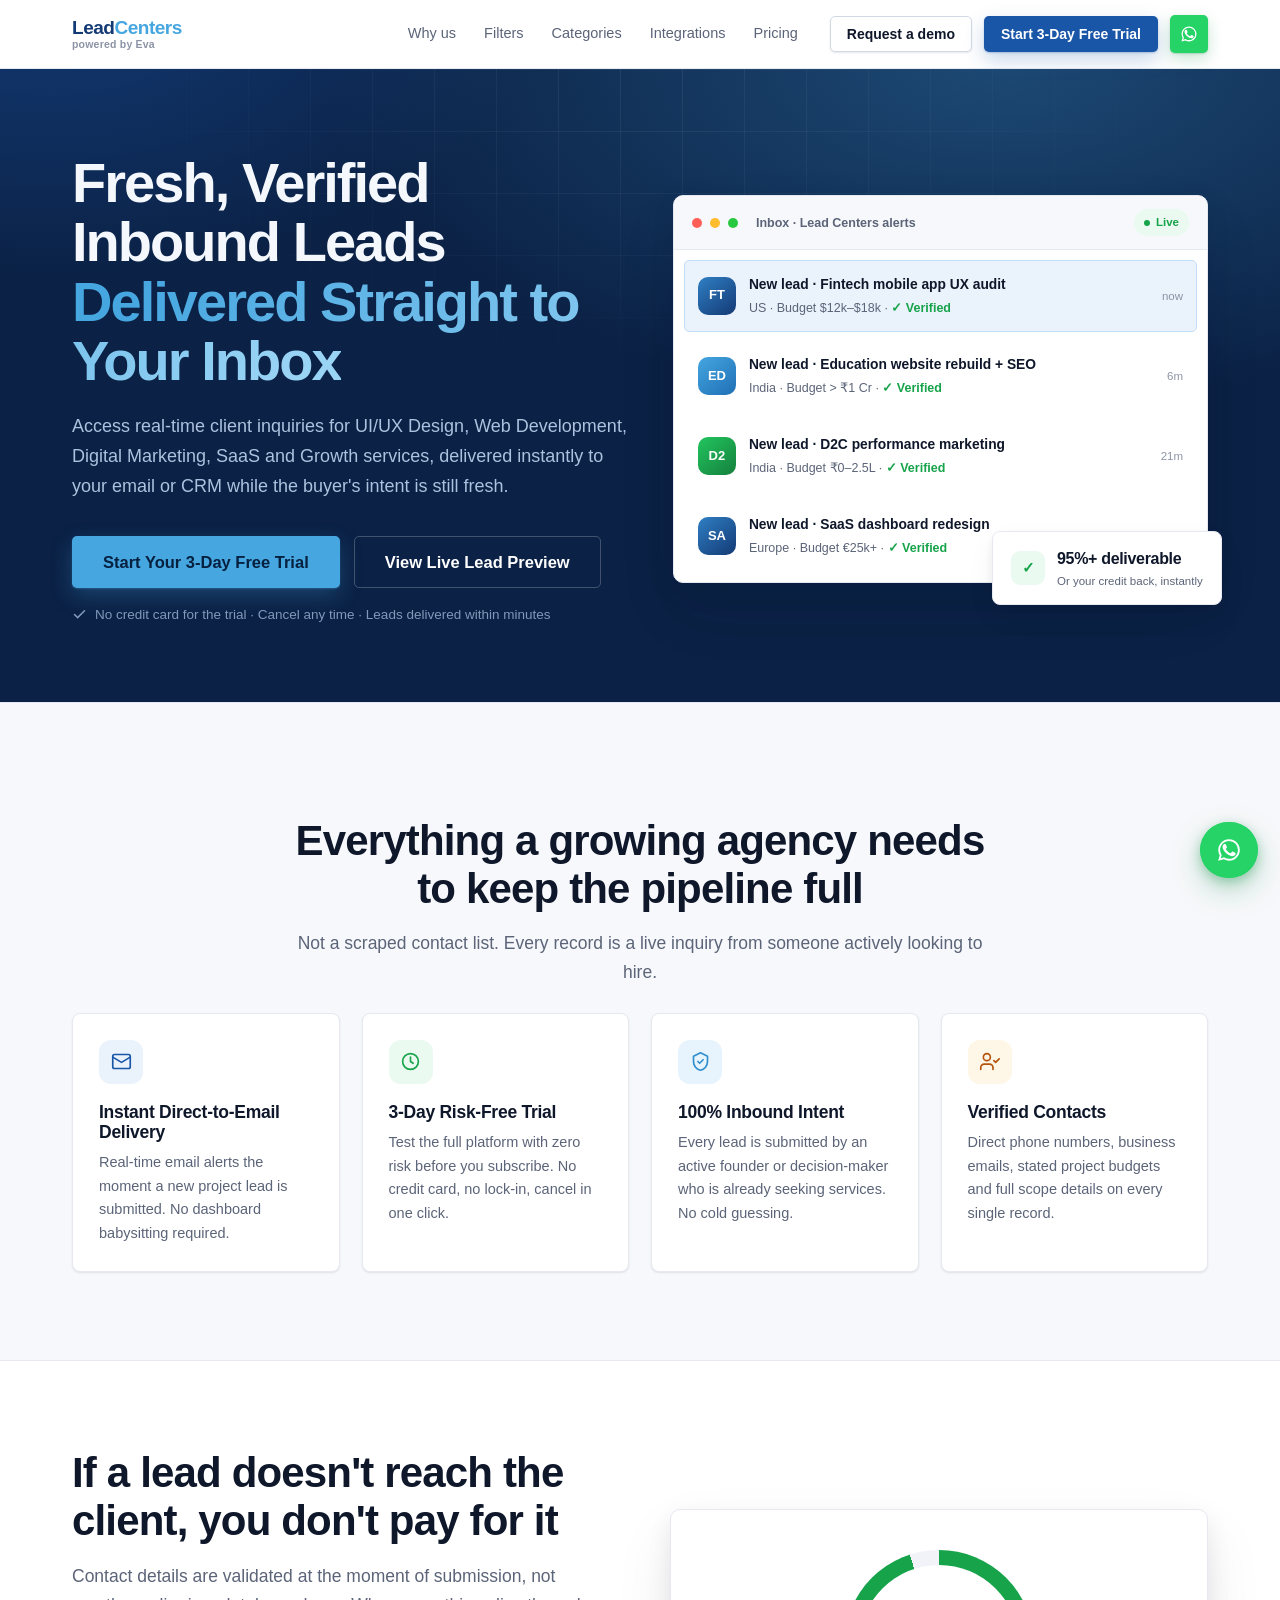
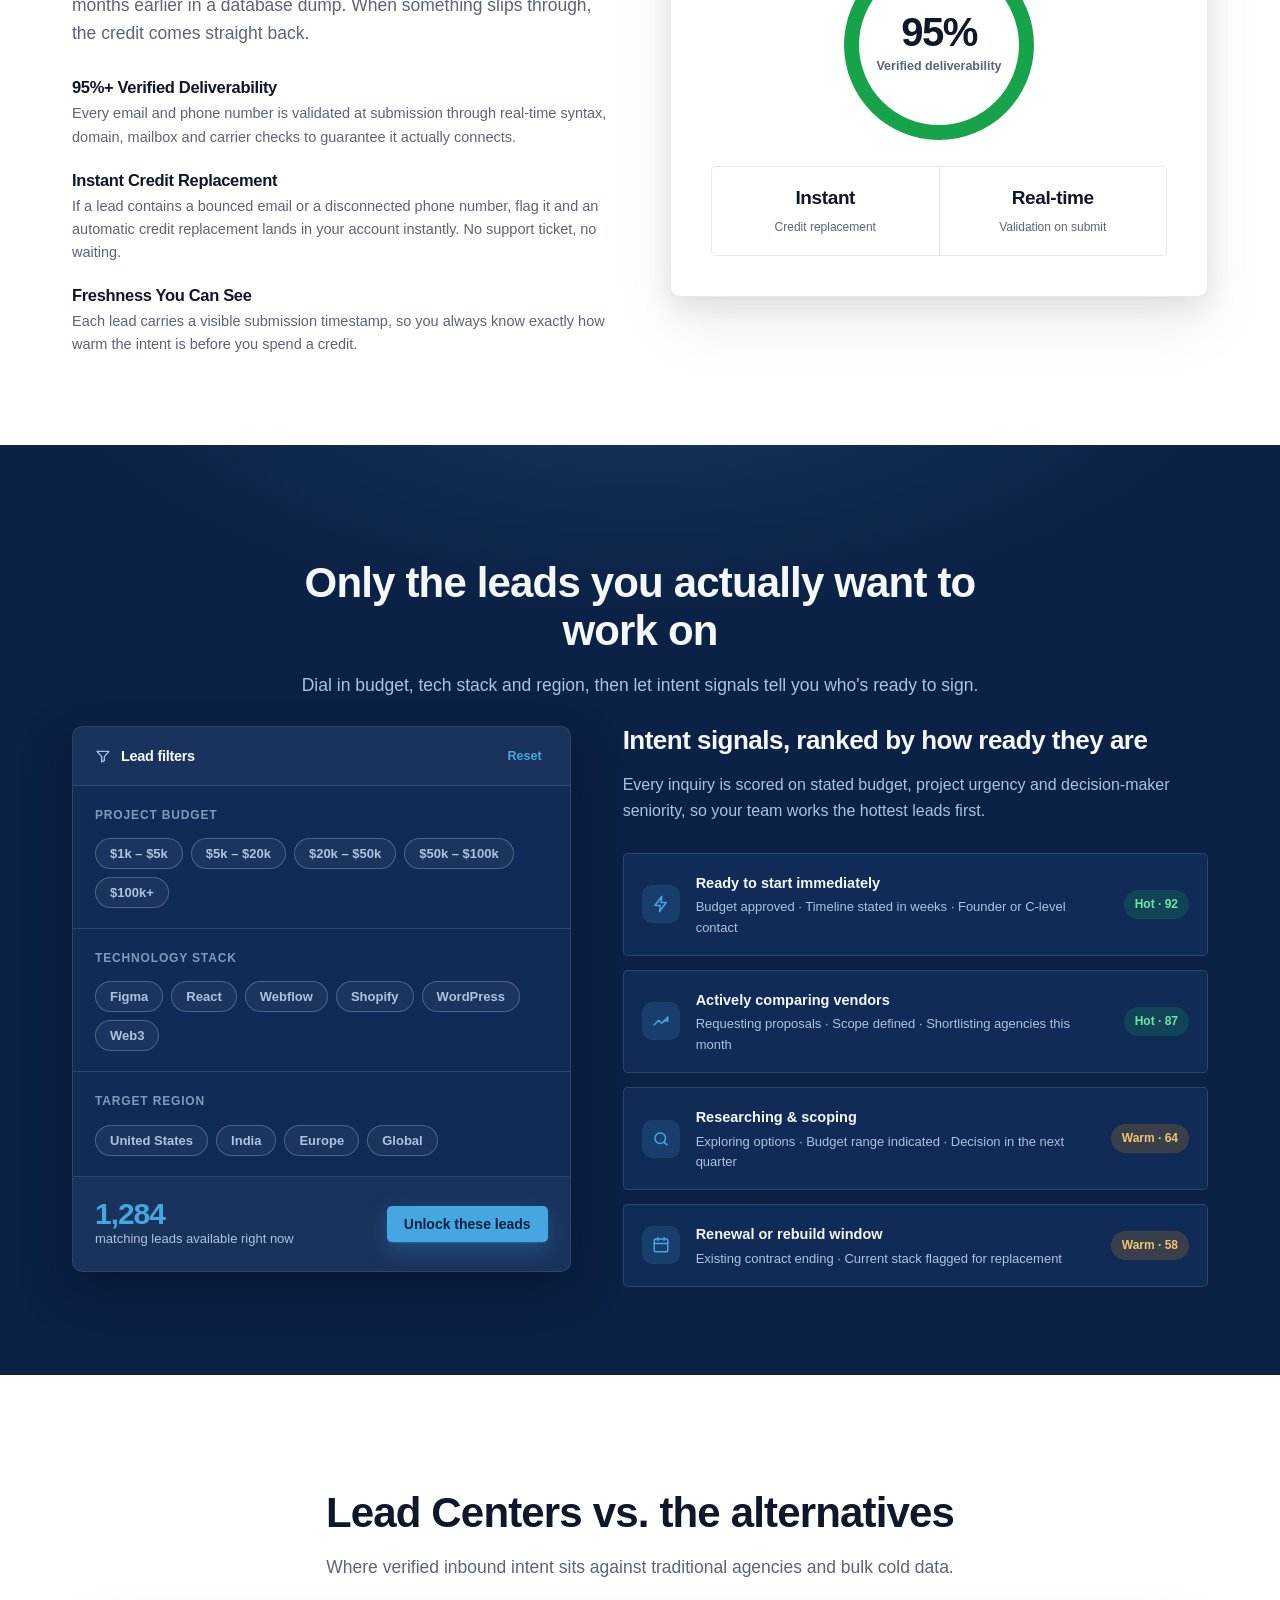
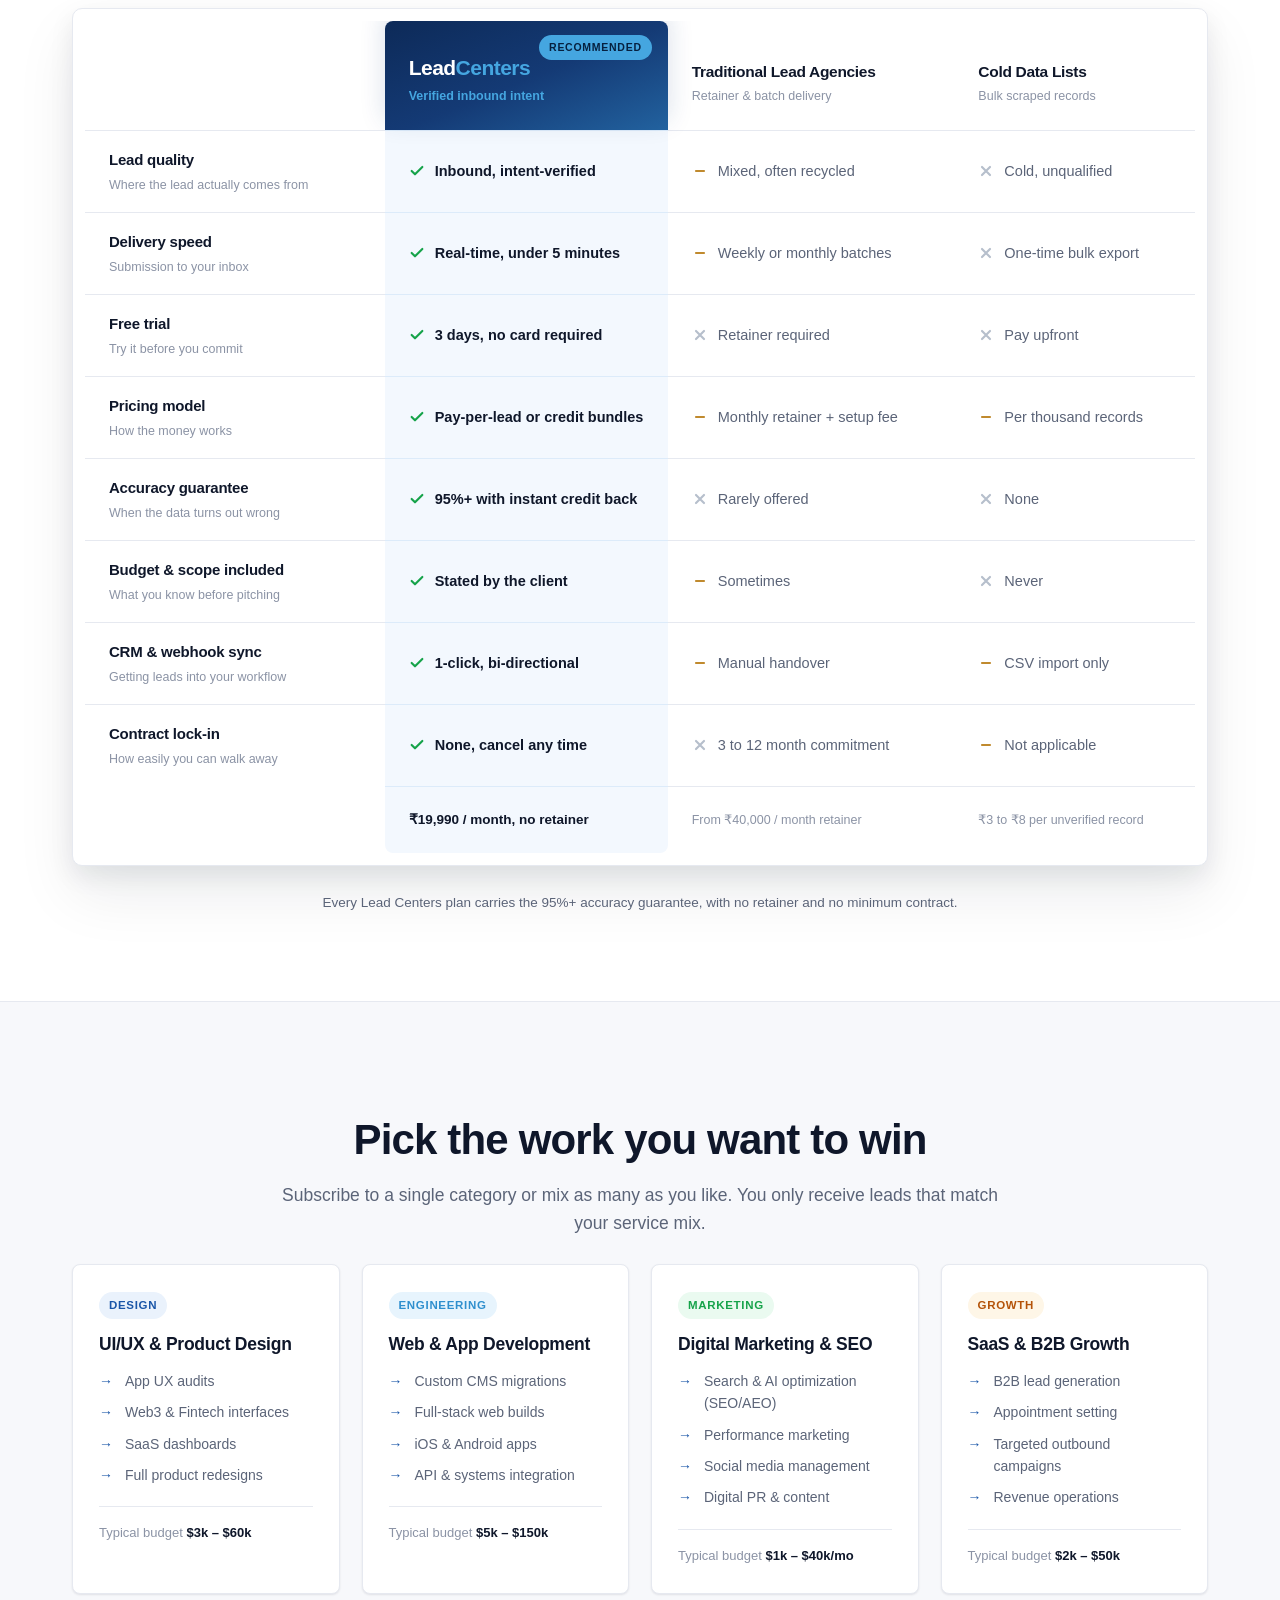
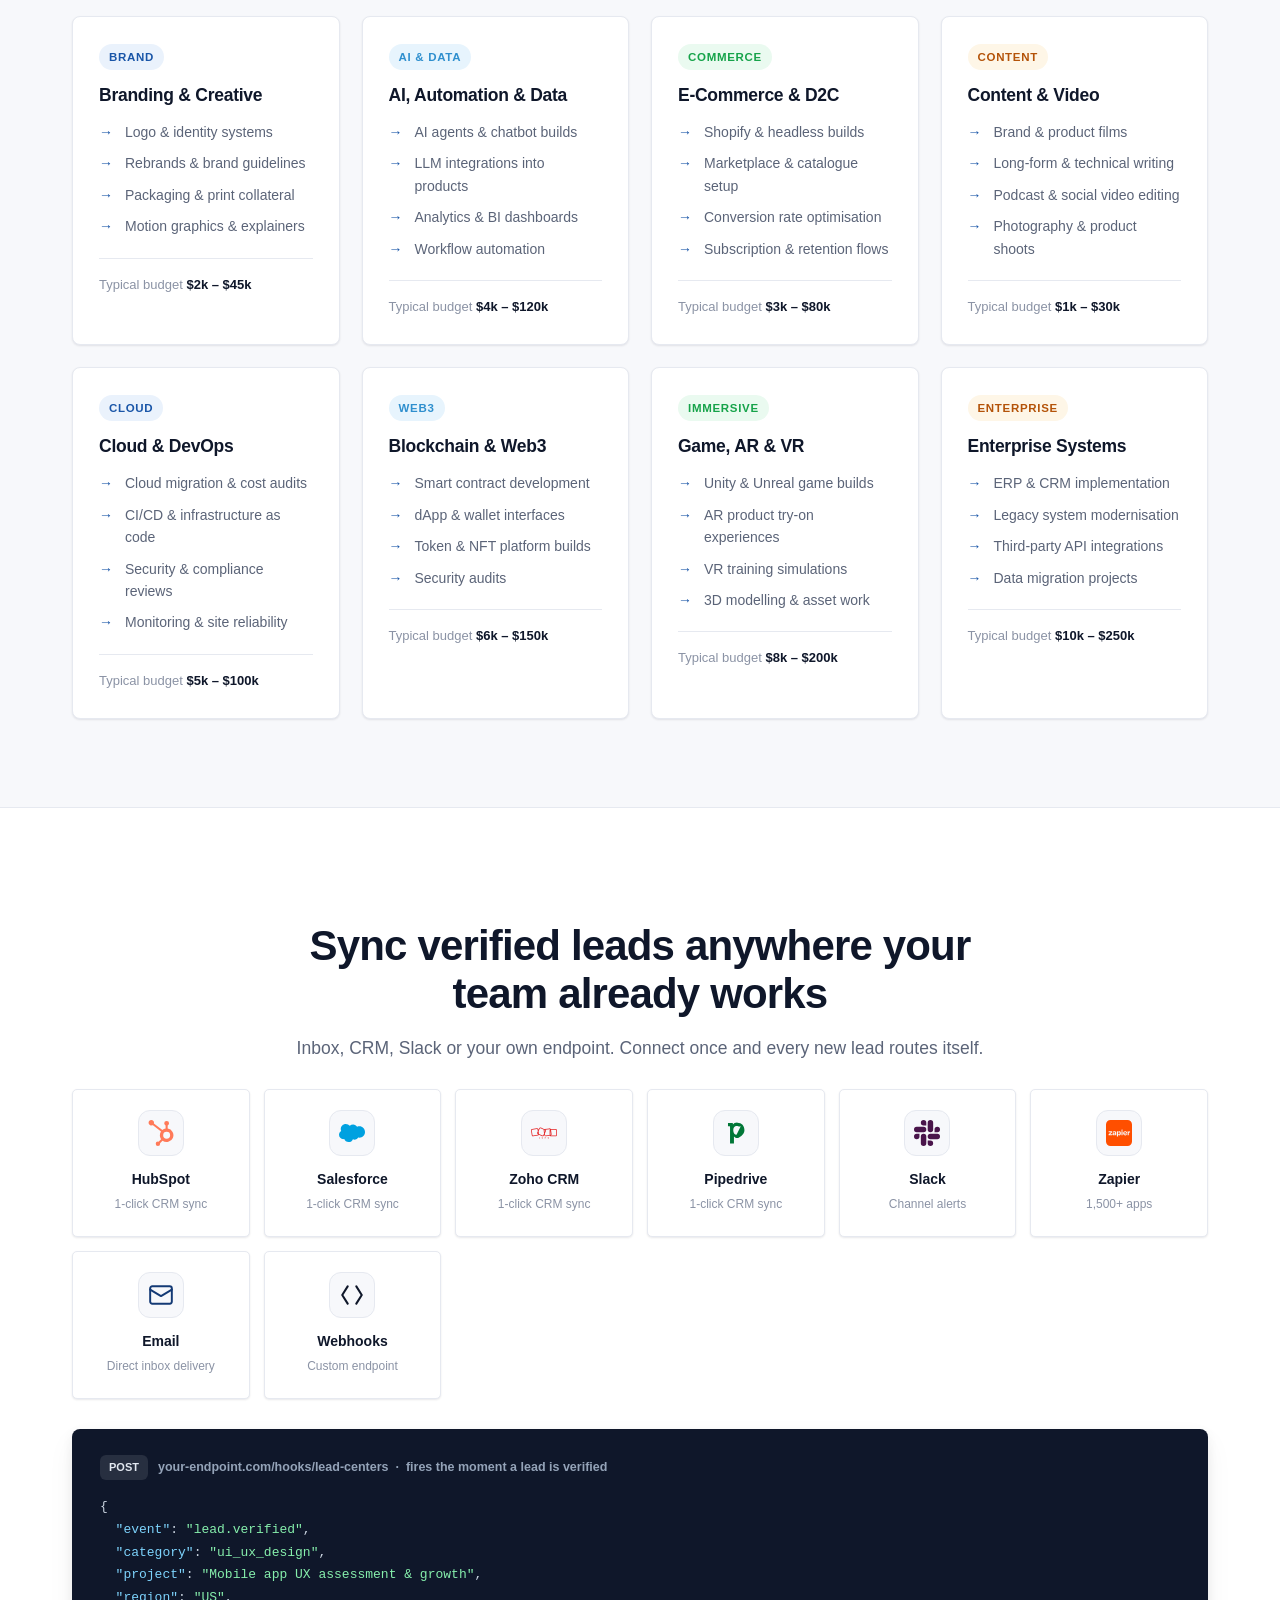
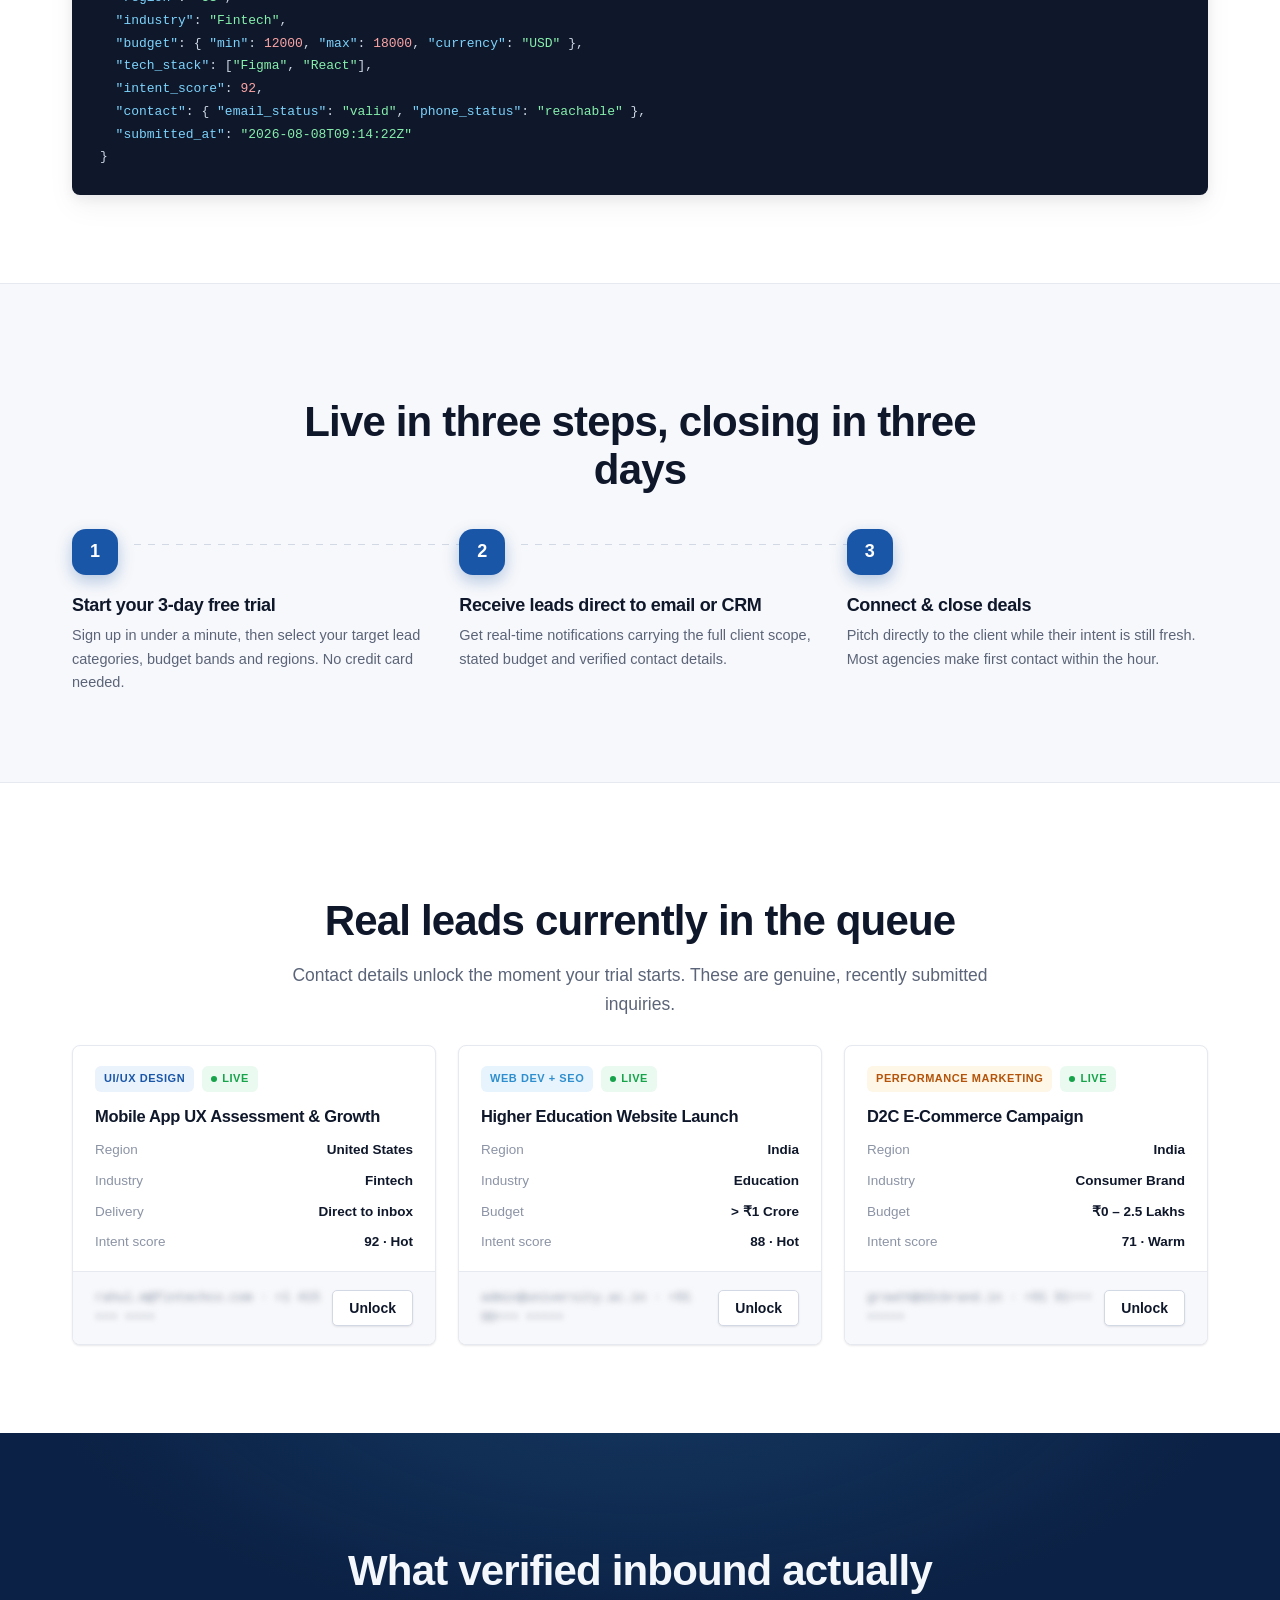
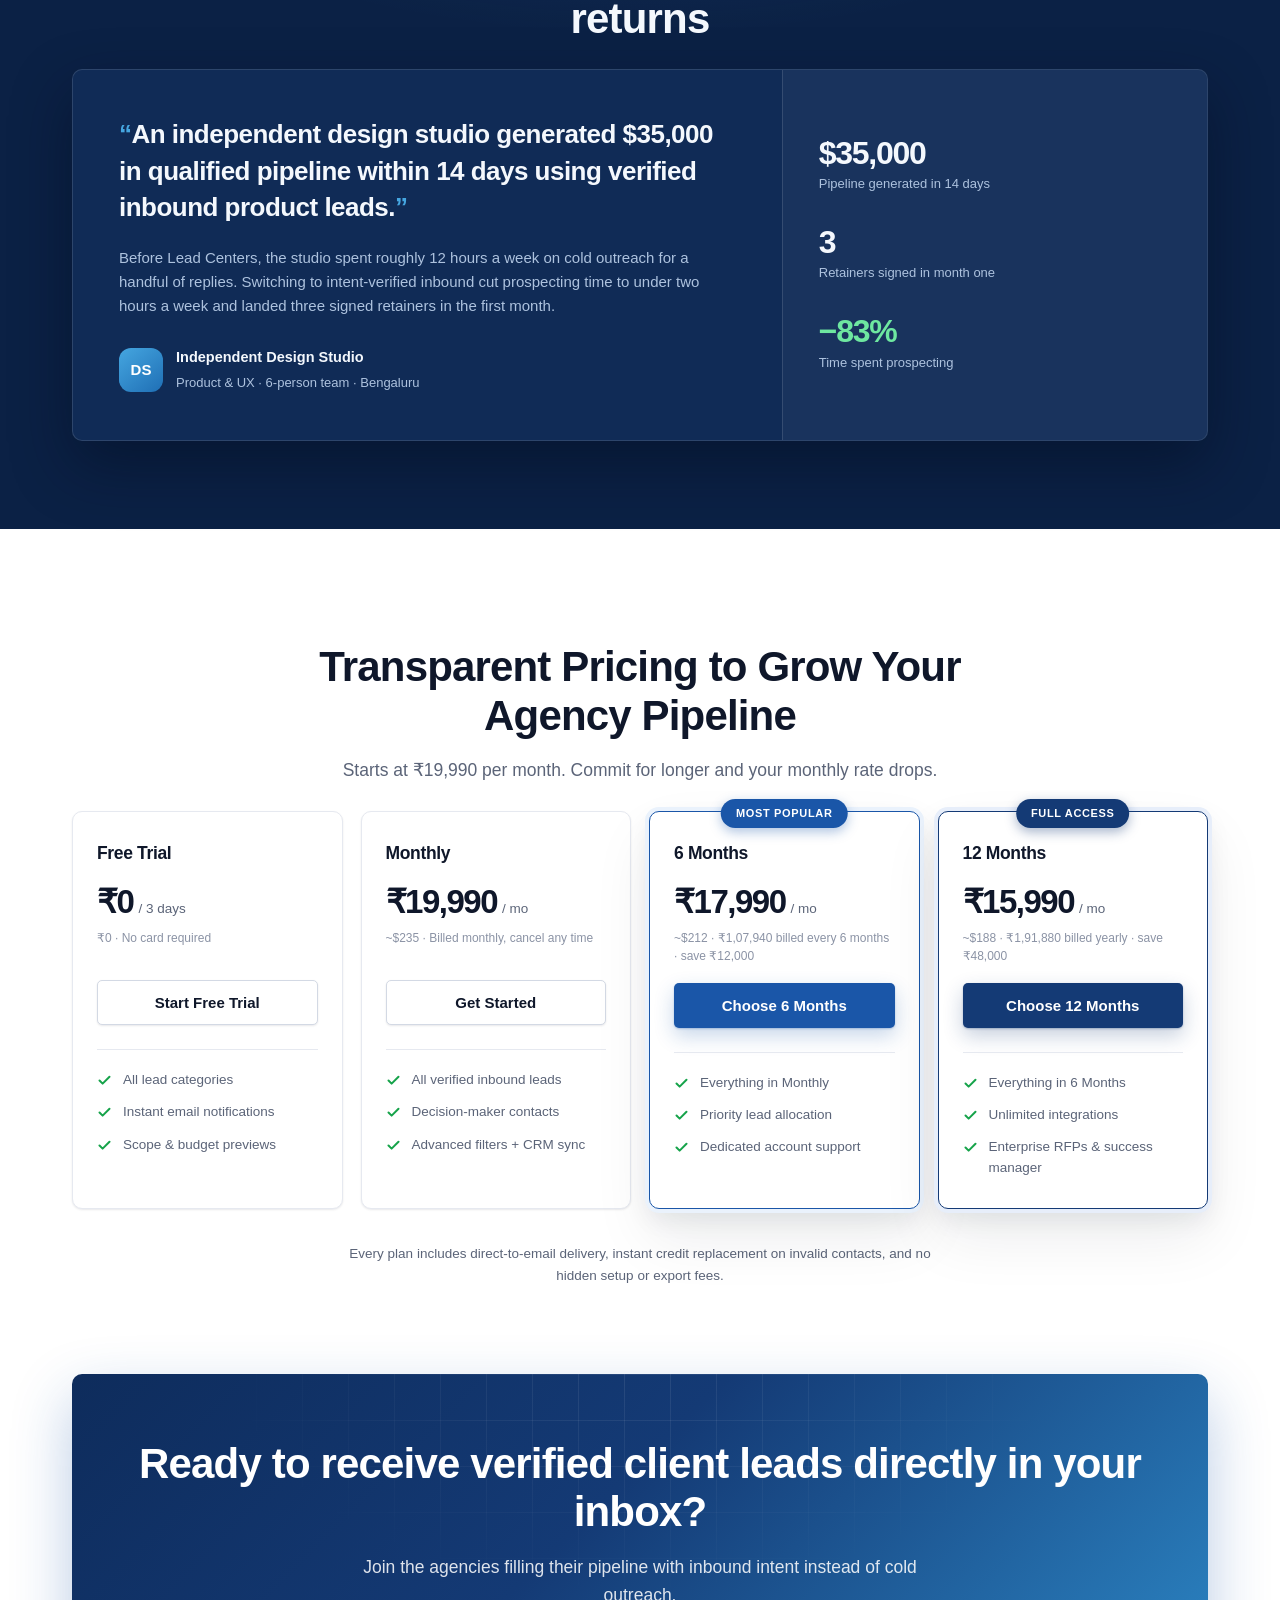
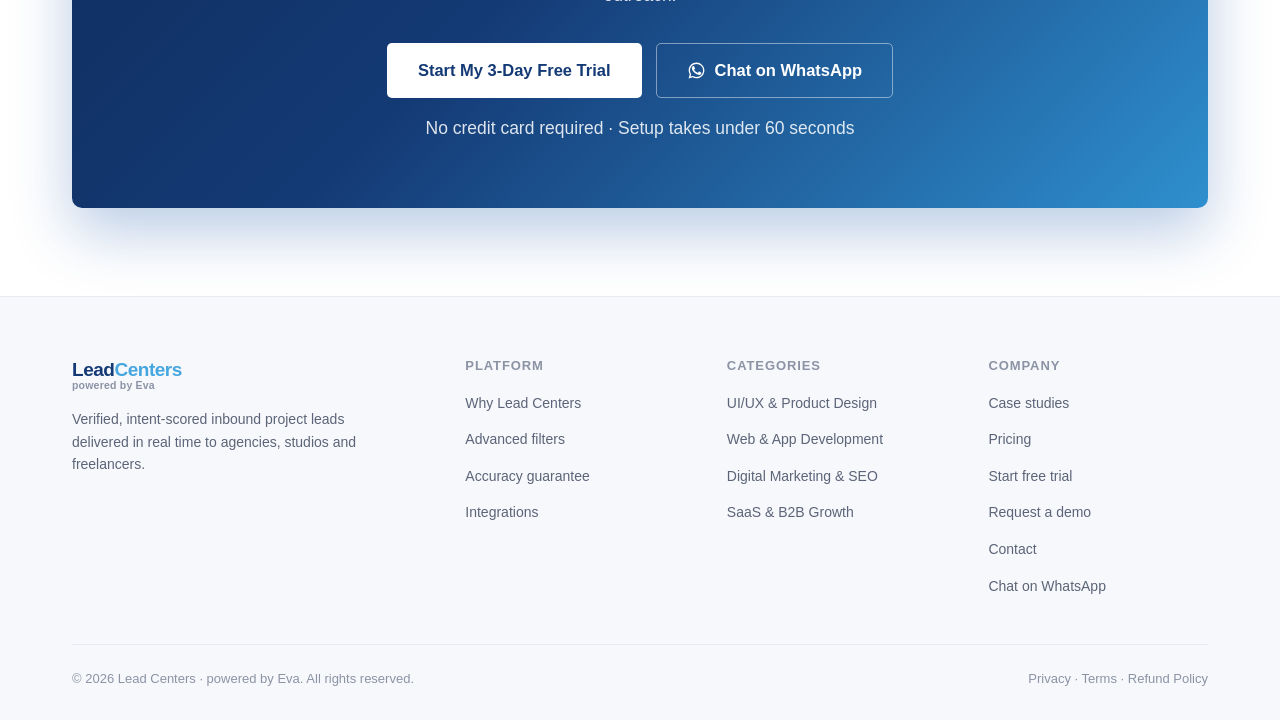
<file: index.html>
<!DOCTYPE html>
<html lang="en">
<head>
<meta charset="utf-8">
<meta name="viewport" content="width=device-width, initial-scale=1">
<title>Lead Centers | Fresh, Verified Inbound Project Leads Delivered to Your Inbox</title>
<meta name="description" content="Real-time client inquiries for UI/UX Design, Web Development, Digital Marketing, SaaS and Growth services, verified and delivered instantly to your email or CRM. Start a 3-day free trial.">
<meta name="theme-color" content="#143a75">

<!-- Open Graph -->
<meta property="og:type" content="website">
<meta property="og:title" content="Lead Centers | Verified Inbound Project Leads">
<meta property="og:description" content="Real-time, intent-verified client inquiries delivered straight to your inbox or CRM. 3-day free trial, no commitment.">

<link rel="icon" type="image/svg+xml" href="assets/img/favicon.svg?v=4">
<link rel="icon" href="/favicon.ico" sizes="48x48">
<link rel="apple-touch-icon" href="assets/img/apple-touch-icon.png?v=4">

<!-- Stylesheets: load order matters, responsive must come last -->
<link rel="stylesheet" href="assets/css/base.css?v=3">
<link rel="stylesheet" href="assets/css/layout.css?v=3">
<link rel="stylesheet" href="assets/css/components.css?v=3">
<link rel="stylesheet" href="assets/css/motion.css?v=3">
<link rel="stylesheet" href="assets/css/responsive.css?v=3">
</head>
<body>

<div class="progress" id="progress" aria-hidden="true"></div>

<!-- ══════════════════════════════════════ HEADER ══════════════════════════ -->
<header class="site-head">
  <div class="wrap">
    <div class="site-head__inner" id="headInner">
      <a href="./" class="brand" aria-label="Lead Centers home">
        <span class="brand__word">
          <b>Lead<em>Centers</em></b>
          <small>powered by Eva</small>
        </span>
      </a>

      <nav class="nav" aria-label="Primary">
        <a href="#benefits">Why us</a>
        <a href="#filters">Filters</a>
        <a href="#categories">Categories</a>
        <a href="#integrations">Integrations</a>
        <a href="#pricing">Pricing</a>
      </nav>

      <div class="head-cta">
        <a href="demo/" class="btn btn--ghost btn--sm">Request a demo</a>
        <a href="#pricing" class="btn btn--primary btn--sm">Start 3-Day Free Trial</a>
       <a href="https://wa.me/917018761328?text=Hi%20Lead%20Centers%2C%20I%27d%20like%20to%20know%20more%20about%20your%20inbound%20project%20leads." target="_blank" rel="noopener"
           class="btn btn--wa btn--sm" aria-label="Chat with Lead Centers on WhatsApp" title="Chat on WhatsApp"><svg width="18" height="18" viewBox="0 0 24 24" fill="currentColor" aria-hidden="true"><path d="M17.47 14.38c-.3-.15-1.75-.86-2.02-.96-.27-.1-.47-.15-.67.15-.2.3-.77.96-.94 1.16-.17.2-.35.22-.64.08-.3-.15-1.25-.46-2.38-1.47-.88-.78-1.47-1.75-1.64-2.05-.17-.3-.02-.46.13-.6.13-.13.3-.35.45-.52.15-.17.2-.3.3-.5.1-.2.05-.37-.02-.52-.08-.15-.67-1.6-.92-2.2-.24-.58-.49-.5-.67-.51h-.57c-.2 0-.52.07-.79.37-.27.3-1.04 1.02-1.04 2.48s1.06 2.88 1.21 3.08c.15.2 2.1 3.2 5.08 4.49.71.3 1.26.49 1.69.63.71.22 1.36.19 1.87.12.57-.09 1.75-.72 2-1.41.25-.7.25-1.29.17-1.41-.07-.13-.27-.2-.57-.35z"/><path d="M12.04 2C6.58 2 2.13 6.45 2.13 11.91c0 1.75.46 3.45 1.32 4.95L2 22l5.25-1.38a9.86 9.86 0 0 0 4.79 1.22h.01c5.46 0 9.91-4.45 9.91-9.91 0-2.65-1.03-5.14-2.9-7.01A9.82 9.82 0 0 0 12.04 2zm0 18.13h-.01a8.2 8.2 0 0 1-4.18-1.15l-.3-.18-3.12.82.83-3.04-.2-.31a8.19 8.19 0 0 1-1.26-4.36c0-4.54 3.7-8.23 8.24-8.23a8.18 8.18 0 0 1 5.82 2.42 8.18 8.18 0 0 1 2.41 5.82c0 4.54-3.69 8.21-8.23 8.21z"/></svg><span>Chat on WhatsApp</span></a>
      </div>

      <button class="burger" id="burger" aria-label="Toggle menu" aria-expanded="false"><span></span></button>
    </div>
  </div>

  <div class="nav-drop" id="navDrop">
    <div class="wrap" style="padding-inline:0">
      <a href="#benefits">Why us</a>
      <a href="#filters">Filters</a>
      <a href="#categories">Categories</a>
      <a href="#integrations">Integrations</a>
      <a href="#pricing">Pricing</a>
      <a href="#preview">Live lead preview</a>
      <a href="demo/">Request a demo</a>
      <a href="https://wa.me/917018761328?text=Hi%20Lead%20Centers%2C%20I%27d%20like%20to%20know%20more%20about%20your%20inbound%20project%20leads." target="_blank" rel="noopener"
         class="btn btn--wa btn--block" aria-label="Chat with Lead Centers on WhatsApp" title="Chat on WhatsApp"><svg width="18" height="18" viewBox="0 0 24 24" fill="currentColor" aria-hidden="true"><path d="M17.47 14.38c-.3-.15-1.75-.86-2.02-.96-.27-.1-.47-.15-.67.15-.2.3-.77.96-.94 1.16-.17.2-.35.22-.64.08-.3-.15-1.25-.46-2.38-1.47-.88-.78-1.47-1.75-1.64-2.05-.17-.3-.02-.46.13-.6.13-.13.3-.35.45-.52.15-.17.2-.3.3-.5.1-.2.05-.37-.02-.52-.08-.15-.67-1.6-.92-2.2-.24-.58-.49-.5-.67-.51h-.57c-.2 0-.52.07-.79.37-.27.3-1.04 1.02-1.04 2.48s1.06 2.88 1.21 3.08c.15.2 2.1 3.2 5.08 4.49.71.3 1.26.49 1.69.63.71.22 1.36.19 1.87.12.57-.09 1.75-.72 2-1.41.25-.7.25-1.29.17-1.41-.07-.13-.27-.2-.57-.35z"/><path d="M12.04 2C6.58 2 2.13 6.45 2.13 11.91c0 1.75.46 3.45 1.32 4.95L2 22l5.25-1.38a9.86 9.86 0 0 0 4.79 1.22h.01c5.46 0 9.91-4.45 9.91-9.91 0-2.65-1.03-5.14-2.9-7.01A9.82 9.82 0 0 0 12.04 2zm0 18.13h-.01a8.2 8.2 0 0 1-4.18-1.15l-.3-.18-3.12.82.83-3.04-.2-.31a8.19 8.19 0 0 1-1.26-4.36c0-4.54 3.7-8.23 8.24-8.23a8.18 8.18 0 0 1 5.82 2.42 8.18 8.18 0 0 1 2.41 5.82c0 4.54-3.69 8.21-8.23 8.21z"/></svg><span>Chat on WhatsApp</span></a>
      <a href="#pricing" class="btn btn--primary btn--block">Start 3-Day Free Trial</a>
    </div>
  </div>
</header>

<!-- ══════════════════════════════════════ 1. HERO ═════════════════════════ -->
<section class="hero" id="top">
  <div class="wrap">
    <div class="hero__grid">

      <div class="hero__copy">
        <h1 class="reveal">Fresh, Verified Inbound Leads <span class="accent">Delivered Straight to Your Inbox</span></h1>

        <p class="hero__sub reveal">
          Access real-time client inquiries for UI/UX Design, Web Development, Digital Marketing,
          SaaS and Growth services, delivered instantly to your email or CRM while the buyer's
          intent is still fresh.
        </p>

        <div class="hero__cta reveal">
          <a href="#pricing" class="btn btn--primary btn--lg">Start Your 3-Day Free Trial</a>
          <a href="#preview" class="btn btn--ghost btn--lg">View Live Lead Preview</a>
        </div>

        <p class="hero__note reveal">
          <svg width="15" height="15" viewBox="0 0 24 24" fill="none" stroke="currentColor" stroke-width="2.4" stroke-linecap="round" stroke-linejoin="round"><polyline points="20 6 9 17 4 12"/></svg>
          No credit card for the trial · Cancel any time · Leads delivered within minutes
        </p>

      </div>

      <div class="hero__visual reveal reveal--push">
        <div class="inbox">
          <div class="inbox__bar">
            <span class="dot dot--r"></span><span class="dot dot--y"></span><span class="dot dot--g"></span>
            <span class="inbox__title">Inbox · Lead Centers alerts</span>
            <span class="inbox__live"><span class="blip"></span> Live</span>
          </div>
          <div class="inbox__list">
            <div class="mailrow mailrow--new">
              <div class="avatar">FT</div>
              <div>
                <div class="mailrow__t">New lead · Fintech mobile app UX audit</div>
                <div class="mailrow__m">US · Budget $12k–$18k · <span class="tick">✓ Verified</span></div>
              </div>
              <div class="mailrow__time">now</div>
            </div>
            <div class="mailrow">
              <div class="avatar avatar--v">ED</div>
              <div>
                <div class="mailrow__t">New lead · Education website rebuild + SEO</div>
                <div class="mailrow__m">India · Budget &gt; ₹1 Cr · <span class="tick">✓ Verified</span></div>
              </div>
              <div class="mailrow__time">6m</div>
            </div>
            <div class="mailrow">
              <div class="avatar avatar--g">D2</div>
              <div>
                <div class="mailrow__t">New lead · D2C performance marketing</div>
                <div class="mailrow__m">India · Budget ₹0–2.5L · <span class="tick">✓ Verified</span></div>
              </div>
              <div class="mailrow__time">21m</div>
            </div>
            <div class="mailrow">
              <div class="avatar">SA</div>
              <div>
                <div class="mailrow__t">New lead · SaaS dashboard redesign</div>
                <div class="mailrow__m">Europe · Budget €25k+ · <span class="tick">✓ Verified</span></div>
              </div>
              <div class="mailrow__time">48m</div>
            </div>
          </div>
        </div>

        <div class="floatcard">
          <div class="floatcard__icon">✓</div>
          <div>
            <div class="floatcard__n">95%+ deliverable</div>
            <div class="floatcard__l">Or your credit back, instantly</div>
          </div>
        </div>
      </div>

    </div>
  </div>
</section>

<!-- ══════════════════════════════ 2. KEY BENEFITS ═════════════════════════ -->
<section id="benefits" class="section--tint section--edge">
  <div class="wrap">
    <div class="head reveal">
      <h2 class="h2">Everything a growing agency needs to keep the pipeline full</h2>
      <p class="lede">Not a scraped contact list. Every record is a live inquiry from someone actively looking to hire.</p>
    </div>

    <div class="grid grid-4">
      <article class="card reveal">
        <div class="card__icon">
          <svg width="21" height="21" viewBox="0 0 24 24" fill="none" stroke="currentColor" stroke-width="1.9" stroke-linecap="round" stroke-linejoin="round"><rect x="2" y="4" width="20" height="16" rx="2"/><path d="m2 7 10 6 10-6"/></svg>
        </div>
        <h3>Instant Direct-to-Email Delivery</h3>
        <p>Real-time email alerts the moment a new project lead is submitted. No dashboard babysitting required.</p>
      </article>

      <article class="card reveal">
        <div class="card__icon card__icon--g">
          <svg width="21" height="21" viewBox="0 0 24 24" fill="none" stroke="currentColor" stroke-width="1.9" stroke-linecap="round" stroke-linejoin="round"><circle cx="12" cy="12" r="9"/><path d="M12 7v5l3 2"/></svg>
        </div>
        <h3>3-Day Risk-Free Trial</h3>
        <p>Test the full platform with zero risk before you subscribe. No credit card, no lock-in, cancel in one click.</p>
      </article>

      <article class="card reveal">
        <div class="card__icon card__icon--v">
          <svg width="21" height="21" viewBox="0 0 24 24" fill="none" stroke="currentColor" stroke-width="1.9" stroke-linecap="round" stroke-linejoin="round"><path d="M12 2 4 6v6c0 5 3.4 9.2 8 10 4.6-.8 8-5 8-10V6Z"/><path d="m9 12 2 2 4-4"/></svg>
        </div>
        <h3>100% Inbound Intent</h3>
        <p>Every lead is submitted by an active founder or decision-maker who is already seeking services. No cold guessing.</p>
      </article>

      <article class="card reveal">
        <div class="card__icon card__icon--a">
          <svg width="21" height="21" viewBox="0 0 24 24" fill="none" stroke="currentColor" stroke-width="1.9" stroke-linecap="round" stroke-linejoin="round"><path d="M16 21v-2a4 4 0 0 0-4-4H6a4 4 0 0 0-4 4v2"/><circle cx="9" cy="7" r="4"/><path d="m17 11 2 2 4-4"/></svg>
        </div>
        <h3>Verified Contacts</h3>
        <p>Direct phone numbers, business emails, stated project budgets and full scope details on every single record.</p>
      </article>
    </div>
  </div>
</section>

<!-- ═══════════════════ 3. ACCURACY GUARANTEE & REPLACEMENT ════════════════ -->
<section id="guarantee">
  <div class="wrap">
    <div class="guarantee">
      <div class="reveal">
        <h2 class="h2">If a lead doesn't reach the client, you don't pay for it</h2>
        <p class="lede">
          Contact details are validated at the moment of submission, not months earlier in a
          database dump. When something slips through, the credit comes straight back.
        </p>

        <div class="guarantee__list">
          <div class="gitem">
            <div>
              <h4>95%+ Verified Deliverability</h4>
              <p>Every email and phone number is validated at submission through real-time syntax, domain, mailbox and carrier checks to guarantee it actually connects.</p>
            </div>
          </div>

          <div class="gitem">
            <div>
              <h4>Instant Credit Replacement</h4>
              <p>If a lead contains a bounced email or a disconnected phone number, flag it and an automatic credit replacement lands in your account instantly. No support ticket, no waiting.</p>
            </div>
          </div>

          <div class="gitem">
            <div>
              <h4>Freshness You Can See</h4>
              <p>Each lead carries a visible submission timestamp, so you always know exactly how warm the intent is before you spend a credit.</p>
            </div>
          </div>
        </div>
      </div>

      <div class="dial reveal reveal--right">
        <div class="dial__ring">
          <div class="dial__val"><b>95%</b><span>Verified deliverability</span></div>
        </div>
        <div class="dial__foot">
          <div class="dial__cell"><b>Instant</b><span>Credit replacement</span></div>
          <div class="dial__cell"><b>Real-time</b><span>Validation on submit</span></div>
        </div>
      </div>
    </div>
  </div>
</section>

<!-- ═══════════════ 4. ADVANCED FILTERING & INTENT DATA ════════════════════ -->
<section id="filters" class="section--dark">
  <div class="wrap">
    <div class="head reveal">
      <h2 class="h2">Only the leads you actually want to work on</h2>
      <p class="lede">Dial in budget, tech stack and region, then let intent signals tell you who's ready to sign.</p>
    </div>

    <div class="filters">
      <!-- Interactive filter panel -->
      <div class="fpanel reveal reveal--left">
        <div class="fpanel__head">
          <svg width="16" height="16" viewBox="0 0 24 24" fill="none" stroke="currentColor" stroke-width="2" stroke-linecap="round" stroke-linejoin="round"><path d="M3 5h18l-7 8v6l-4 2v-8Z"/></svg>
          <h4>Lead filters</h4>
          <button class="fpanel__reset" id="fReset" type="button">Reset</button>
        </div>

        <div class="fgroup">
          <div class="fgroup__label"><span>Project budget</span></div>
          <div class="chips" data-group="budget">
            <button class="chip" type="button" aria-pressed="false" data-w="34">$1k – $5k</button>
            <button class="chip" type="button" aria-pressed="false" data-w="28">$5k – $20k</button>
            <button class="chip" type="button" aria-pressed="false" data-w="19">$20k – $50k</button>
            <button class="chip" type="button" aria-pressed="false" data-w="11">$50k – $100k</button>
            <button class="chip" type="button" aria-pressed="false" data-w="8">$100k+</button>
          </div>
        </div>

        <div class="fgroup">
          <div class="fgroup__label"><span>Technology stack</span></div>
          <div class="chips" data-group="tech">
            <button class="chip" type="button" aria-pressed="false" data-w="26">Figma</button>
            <button class="chip" type="button" aria-pressed="false" data-w="31">React</button>
            <button class="chip" type="button" aria-pressed="false" data-w="18">Webflow</button>
            <button class="chip" type="button" aria-pressed="false" data-w="22">Shopify</button>
            <button class="chip" type="button" aria-pressed="false" data-w="14">WordPress</button>
            <button class="chip" type="button" aria-pressed="false" data-w="9">Web3</button>
          </div>
        </div>

        <div class="fgroup">
          <div class="fgroup__label"><span>Target region</span></div>
          <div class="chips" data-group="region">
            <button class="chip" type="button" aria-pressed="false" data-w="38">United States</button>
            <button class="chip" type="button" aria-pressed="false" data-w="33">India</button>
            <button class="chip" type="button" aria-pressed="false" data-w="24">Europe</button>
            <button class="chip" type="button" aria-pressed="false" data-w="42">Global</button>
          </div>
        </div>

        <div class="fresult">
          <div>
            <div class="fresult__n" id="fCount">1,284</div>
            <div class="fresult__l" id="fLabel">matching leads available right now</div>
          </div>
          <a href="#pricing" class="btn btn--primary btn--sm">Unlock these leads</a>
        </div>
      </div>

      <!-- Intent signals -->
      <div class="reveal">
        <h3 class="h3">Intent signals, ranked by how ready they are</h3>
        <p class="lede" style="font-size:16px">
          Every inquiry is scored on stated budget, project urgency and decision-maker seniority,
          so your team works the hottest leads first.
        </p>

        <div class="intent-list">
          <div class="intent">
            <div class="intent__ic">
              <svg width="18" height="18" viewBox="0 0 24 24" fill="none" stroke="currentColor" stroke-width="2" stroke-linecap="round" stroke-linejoin="round"><path d="M13 2 4 14h7l-1 8 9-12h-7Z"/></svg>
            </div>
            <div>
              <b>Ready to start immediately</b>
              <p>Budget approved · Timeline stated in weeks · Founder or C-level contact</p>
            </div>
            <span class="score">Hot · 92</span>
          </div>

          <div class="intent">
            <div class="intent__ic">
              <svg width="18" height="18" viewBox="0 0 24 24" fill="none" stroke="currentColor" stroke-width="2" stroke-linecap="round" stroke-linejoin="round"><path d="M3 17l6-6 4 4 8-8"/><path d="M21 7v5h-5"/></svg>
            </div>
            <div>
              <b>Actively comparing vendors</b>
              <p>Requesting proposals · Scope defined · Shortlisting agencies this month</p>
            </div>
            <span class="score">Hot · 87</span>
          </div>

          <div class="intent">
            <div class="intent__ic">
              <svg width="18" height="18" viewBox="0 0 24 24" fill="none" stroke="currentColor" stroke-width="2" stroke-linecap="round" stroke-linejoin="round"><circle cx="11" cy="11" r="7"/><path d="m20 20-3.5-3.5"/></svg>
            </div>
            <div>
              <b>Researching &amp; scoping</b>
              <p>Exploring options · Budget range indicated · Decision in the next quarter</p>
            </div>
            <span class="score score--warm">Warm · 64</span>
          </div>

          <div class="intent">
            <div class="intent__ic">
              <svg width="18" height="18" viewBox="0 0 24 24" fill="none" stroke="currentColor" stroke-width="2" stroke-linecap="round" stroke-linejoin="round"><rect x="3" y="4" width="18" height="17" rx="2"/><path d="M8 2v4M16 2v4M3 10h18"/></svg>
            </div>
            <div>
              <b>Renewal or rebuild window</b>
              <p>Existing contract ending · Current stack flagged for replacement</p>
            </div>
            <span class="score score--warm">Warm · 58</span>
          </div>
        </div>
      </div>
    </div>
  </div>
</section>

<!-- ══════════════════════════ 5. COMPARISON ══════════════════════════════ -->
<section id="compare">
  <!-- icon sprite -->
  <svg width="0" height="0" style="position:absolute" aria-hidden="true" focusable="false">
    <symbol id="i-check" viewBox="0 0 24 24"><path d="M20 6 9 17l-5-5" fill="none" stroke="currentColor" stroke-width="3.2" stroke-linecap="round" stroke-linejoin="round"/></symbol>
    <symbol id="i-x" viewBox="0 0 24 24"><path d="M18 6 6 18M6 6l12 12" fill="none" stroke="currentColor" stroke-width="3.2" stroke-linecap="round"/></symbol>
    <symbol id="i-mid" viewBox="0 0 24 24"><path d="M6 12h12" fill="none" stroke="currentColor" stroke-width="3.2" stroke-linecap="round"/></symbol>
  </svg>

  <div class="wrap">
    <div class="head reveal">
      <h2 class="h2">Lead Centers vs. the alternatives</h2>
      <p class="lede">Where verified inbound intent sits against traditional agencies and bulk cold data.</p>
    </div>

    <div class="vs reveal">
      <div class="vs__scroll">
        <table class="vs__table">
          <caption class="sr-only">Feature comparison between Lead Centers, traditional lead agencies and cold data lists</caption>
          <colgroup>
            <col class="c-feat"><col class="c-us"><col><col>
          </colgroup>

          <thead>
            <tr>
              <th scope="col" class="vs__corner"><span class="sr-only">Feature</span></th>

              <th scope="col" class="vs__us vs__us--cap">
                <span class="vs__ribbon">Recommended</span>
                <span class="vs__name">Lead<em>Centers</em></span>
                <span class="vs__kind">Verified inbound intent</span>
              </th>

              <th scope="col" class="vs__alt">
                <span class="vs__name">Traditional Lead Agencies</span>
                <span class="vs__kind">Retainer &amp; batch delivery</span>
              </th>

              <th scope="col" class="vs__alt">
                <span class="vs__name">Cold Data Lists</span>
                <span class="vs__kind">Bulk scraped records</span>
              </th>
            </tr>
          </thead>

          <tbody>
            <tr>
              <th scope="row"><b>Lead quality</b><span>Where the lead actually comes from</span></th>
              <td class="vs__us"><svg class="ic ic--yes"><use href="#i-check"/></svg>Inbound, intent-verified</td>
              <td><svg class="ic ic--mid"><use href="#i-mid"/></svg>Mixed, often recycled</td>
              <td><svg class="ic ic--no"><use href="#i-x"/></svg>Cold, unqualified</td>
            </tr>

            <tr>
              <th scope="row"><b>Delivery speed</b><span>Submission to your inbox</span></th>
              <td class="vs__us"><svg class="ic ic--yes"><use href="#i-check"/></svg>Real-time, under 5 minutes</td>
              <td><svg class="ic ic--mid"><use href="#i-mid"/></svg>Weekly or monthly batches</td>
              <td><svg class="ic ic--no"><use href="#i-x"/></svg>One-time bulk export</td>
            </tr>

            <tr>
              <th scope="row"><b>Free trial</b><span>Try it before you commit</span></th>
              <td class="vs__us"><svg class="ic ic--yes"><use href="#i-check"/></svg>3 days, no card required</td>
              <td><svg class="ic ic--no"><use href="#i-x"/></svg>Retainer required</td>
              <td><svg class="ic ic--no"><use href="#i-x"/></svg>Pay upfront</td>
            </tr>

            <tr>
              <th scope="row"><b>Pricing model</b><span>How the money works</span></th>
              <td class="vs__us"><svg class="ic ic--yes"><use href="#i-check"/></svg>Pay-per-lead or credit bundles</td>
              <td><svg class="ic ic--mid"><use href="#i-mid"/></svg>Monthly retainer + setup fee</td>
              <td><svg class="ic ic--mid"><use href="#i-mid"/></svg>Per thousand records</td>
            </tr>

            <tr>
              <th scope="row"><b>Accuracy guarantee</b><span>When the data turns out wrong</span></th>
              <td class="vs__us"><svg class="ic ic--yes"><use href="#i-check"/></svg>95%+ with instant credit back</td>
              <td><svg class="ic ic--no"><use href="#i-x"/></svg>Rarely offered</td>
              <td><svg class="ic ic--no"><use href="#i-x"/></svg>None</td>
            </tr>

            <tr>
              <th scope="row"><b>Budget &amp; scope included</b><span>What you know before pitching</span></th>
              <td class="vs__us"><svg class="ic ic--yes"><use href="#i-check"/></svg>Stated by the client</td>
              <td><svg class="ic ic--mid"><use href="#i-mid"/></svg>Sometimes</td>
              <td><svg class="ic ic--no"><use href="#i-x"/></svg>Never</td>
            </tr>

            <tr>
              <th scope="row"><b>CRM &amp; webhook sync</b><span>Getting leads into your workflow</span></th>
              <td class="vs__us"><svg class="ic ic--yes"><use href="#i-check"/></svg>1-click, bi-directional</td>
              <td><svg class="ic ic--mid"><use href="#i-mid"/></svg>Manual handover</td>
              <td><svg class="ic ic--mid"><use href="#i-mid"/></svg>CSV import only</td>
            </tr>

            <tr>
              <th scope="row"><b>Contract lock-in</b><span>How easily you can walk away</span></th>
              <td class="vs__us"><svg class="ic ic--yes"><use href="#i-check"/></svg>None, cancel any time</td>
              <td><svg class="ic ic--no"><use href="#i-x"/></svg>3 to 12 month commitment</td>
              <td><svg class="ic ic--mid"><use href="#i-mid"/></svg>Not applicable</td>
            </tr>
          </tbody>

          <tfoot>
            <tr>
              <td class="vs__corner"></td>
              <td class="vs__us vs__us--foot">₹19,990 / month, no retainer</td>
              <td class="vs__altfoot">From ₹40,000 / month retainer</td>
              <td class="vs__altfoot">₹3 to ₹8 per unverified record</td>
            </tr>
          </tfoot>
        </table>
      </div>
    </div>

    <p class="vs__note reveal">Every Lead Centers plan carries the 95%+ accuracy guarantee, with no retainer and no minimum contract.</p>
  </div>
</section>

<!-- ══════════════════════════ 6. LEAD CATEGORIES ══════════════════════════ -->
<section id="categories" class="section--tint section--edge">
  <div class="wrap">
    <div class="head reveal">
      <h2 class="h2">Pick the work you want to win</h2>
      <p class="lede">Subscribe to a single category or mix as many as you like. You only receive leads that match your service mix.</p>
    </div>

    <div class="grid grid-4">
      <article class="card cat reveal">
        <span class="cat__tag cat__tag--b">Design</span>
        <h3>UI/UX &amp; Product Design</h3>
        <ul>
          <li>App UX audits</li>
          <li>Web3 &amp; Fintech interfaces</li>
          <li>SaaS dashboards</li>
          <li>Full product redesigns</li>
        </ul>
        <div class="cat__foot">Typical budget <b>$3k – $60k</b></div>
      </article>

      <article class="card cat reveal">
        <span class="cat__tag cat__tag--v">Engineering</span>
        <h3>Web &amp; App Development</h3>
        <ul>
          <li>Custom CMS migrations</li>
          <li>Full-stack web builds</li>
          <li>iOS &amp; Android apps</li>
          <li>API &amp; systems integration</li>
        </ul>
        <div class="cat__foot">Typical budget <b>$5k – $150k</b></div>
      </article>

      <article class="card cat reveal">
        <span class="cat__tag cat__tag--g">Marketing</span>
        <h3>Digital Marketing &amp; SEO</h3>
        <ul>
          <li>Search &amp; AI optimization (SEO/AEO)</li>
          <li>Performance marketing</li>
          <li>Social media management</li>
          <li>Digital PR &amp; content</li>
        </ul>
        <div class="cat__foot">Typical budget <b>$1k – $40k/mo</b></div>
      </article>

      <article class="card cat reveal">
        <span class="cat__tag cat__tag--a">Growth</span>
        <h3>SaaS &amp; B2B Growth</h3>
        <ul>
          <li>B2B lead generation</li>
          <li>Appointment setting</li>
          <li>Targeted outbound campaigns</li>
          <li>Revenue operations</li>
        </ul>
        <div class="cat__foot">Typical budget <b>$2k – $50k</b></div>
      </article>

      <article class="card cat reveal">
        <span class="cat__tag cat__tag--b">Brand</span>
        <h3>Branding &amp; Creative</h3>
        <ul>
          <li>Logo &amp; identity systems</li>
          <li>Rebrands &amp; brand guidelines</li>
          <li>Packaging &amp; print collateral</li>
          <li>Motion graphics &amp; explainers</li>
        </ul>
        <div class="cat__foot">Typical budget <b>$2k – $45k</b></div>
      </article>

      <article class="card cat reveal">
        <span class="cat__tag cat__tag--v">AI &amp; Data</span>
        <h3>AI, Automation &amp; Data</h3>
        <ul>
          <li>AI agents &amp; chatbot builds</li>
          <li>LLM integrations into products</li>
          <li>Analytics &amp; BI dashboards</li>
          <li>Workflow automation</li>
        </ul>
        <div class="cat__foot">Typical budget <b>$4k – $120k</b></div>
      </article>

      <article class="card cat reveal">
        <span class="cat__tag cat__tag--g">Commerce</span>
        <h3>E-Commerce &amp; D2C</h3>
        <ul>
          <li>Shopify &amp; headless builds</li>
          <li>Marketplace &amp; catalogue setup</li>
          <li>Conversion rate optimisation</li>
          <li>Subscription &amp; retention flows</li>
        </ul>
        <div class="cat__foot">Typical budget <b>$3k – $80k</b></div>
      </article>

      <article class="card cat reveal">
        <span class="cat__tag cat__tag--a">Content</span>
        <h3>Content &amp; Video</h3>
        <ul>
          <li>Brand &amp; product films</li>
          <li>Long-form &amp; technical writing</li>
          <li>Podcast &amp; social video editing</li>
          <li>Photography &amp; product shoots</li>
        </ul>
        <div class="cat__foot">Typical budget <b>$1k – $30k</b></div>
      </article>

      <article class="card cat reveal">
        <span class="cat__tag cat__tag--b">Cloud</span>
        <h3>Cloud &amp; DevOps</h3>
        <ul>
          <li>Cloud migration &amp; cost audits</li>
          <li>CI/CD &amp; infrastructure as code</li>
          <li>Security &amp; compliance reviews</li>
          <li>Monitoring &amp; site reliability</li>
        </ul>
        <div class="cat__foot">Typical budget <b>$5k – $100k</b></div>
      </article>

      <article class="card cat reveal">
        <span class="cat__tag cat__tag--v">Web3</span>
        <h3>Blockchain &amp; Web3</h3>
        <ul>
          <li>Smart contract development</li>
          <li>dApp &amp; wallet interfaces</li>
          <li>Token &amp; NFT platform builds</li>
          <li>Security audits</li>
        </ul>
        <div class="cat__foot">Typical budget <b>$6k – $150k</b></div>
      </article>

      <article class="card cat reveal">
        <span class="cat__tag cat__tag--g">Immersive</span>
        <h3>Game, AR &amp; VR</h3>
        <ul>
          <li>Unity &amp; Unreal game builds</li>
          <li>AR product try-on experiences</li>
          <li>VR training simulations</li>
          <li>3D modelling &amp; asset work</li>
        </ul>
        <div class="cat__foot">Typical budget <b>$8k – $200k</b></div>
      </article>

      <article class="card cat reveal">
        <span class="cat__tag cat__tag--a">Enterprise</span>
        <h3>Enterprise Systems</h3>
        <ul>
          <li>ERP &amp; CRM implementation</li>
          <li>Legacy system modernisation</li>
          <li>Third-party API integrations</li>
          <li>Data migration projects</li>
        </ul>
        <div class="cat__foot">Typical budget <b>$10k – $250k</b></div>
      </article>
    </div>
  </div>
</section>

<!-- ══════════════ 7. INTEGRATIONS & DIRECT SYNC ═══════════════════════════ -->
<section id="integrations">
  <div class="wrap">
    <div class="head reveal">
      <h2 class="h2">Sync verified leads anywhere your team already works</h2>
      <p class="lede">Inbox, CRM, Slack or your own endpoint. Connect once and every new lead routes itself.</p>
    </div>

    <div class="integr">
      <div class="itile reveal">
        <div class="itile__logo"><svg viewBox="0 0 24 24" width="26" height="26" fill="#FF7A59" aria-hidden="true"><path d="M18.164 7.93V5.084a2.198 2.198 0 001.267-1.978v-.067A2.2 2.2 0 0017.238.845h-.067a2.2 2.2 0 00-2.193 2.193v.067a2.196 2.196 0 001.252 1.973l.013.006v2.852a6.22 6.22 0 00-2.969 1.31l.012-.01-7.828-6.095A2.497 2.497 0 104.3 4.656l-.012.006 7.697 5.991a6.176 6.176 0 00-1.038 3.446c0 1.343.425 2.588 1.147 3.607l-.013-.02-2.342 2.343a1.968 1.968 0 00-.58-.095h-.002a2.033 2.033 0 102.033 2.033 1.978 1.978 0 00-.1-.595l.005.014 2.317-2.317a6.247 6.247 0 104.782-11.134l-.036-.005zm-.964 9.378a3.206 3.206 0 113.215-3.207v.002a3.206 3.206 0 01-3.207 3.207z"/></svg></div>
        <b>HubSpot</b><span>1-click CRM sync</span>
      </div>
      <div class="itile reveal">
        <div class="itile__logo"><svg viewBox="0 0 24 24" width="26" height="26" fill="#00A1E0" aria-hidden="true"><path d="M10.006 5.415a4.195 4.195 0 013.045-1.306c1.56 0 2.954.9 3.69 2.205.63-.3 1.35-.45 2.1-.45 2.85 0 5.159 2.34 5.159 5.22s-2.31 5.22-5.176 5.22c-.345 0-.69-.044-1.02-.104a3.75 3.75 0 01-3.3 1.95c-.6 0-1.155-.15-1.65-.375A4.314 4.314 0 018.88 20.4a4.302 4.302 0 01-4.05-2.82c-.27.062-.54.076-.825.076-2.204 0-4.005-1.8-4.005-4.05 0-1.5.811-2.805 2.01-3.51-.255-.57-.39-1.2-.39-1.846 0-2.58 2.1-4.65 4.65-4.65 1.53 0 2.85.705 3.72 1.8"/></svg></div>
        <b>Salesforce</b><span>1-click CRM sync</span>
      </div>
      <div class="itile reveal">
        <div class="itile__logo"><svg viewBox="0 0 24 24" width="26" height="26" fill="#E42527" aria-hidden="true"><path d="M8.66 6.897a1.299 1.299 0 0 0-1.205.765l-.642 1.44-.062-.385A1.291 1.291 0 0 0 5.27 7.648l-4.185.678A1.291 1.291 0 0 0 .016 9.807l.678 4.18a1.293 1.293 0 0 0 1.27 1.087c.074 0 .143-.01.216-.017l4.18-.678c.436-.07.784-.351.96-.723l2.933 1.307a1.304 1.304 0 0 0 .988.026c.321-.12.575-.365.716-.678l.28-.629.038.276a1.297 1.297 0 0 0 1.455 1.103l3.712-.501a1.29 1.29 0 0 0 1.03.514h4.236c.713 0 1.29-.58 1.291-1.291V9.545c0-.712-.58-1.291-1.291-1.291h-4.236c-.079 0-.155.008-.23.022a1.309 1.309 0 0 0-.275-.288c-.275-.21-.614-.3-.958-.253l-4.197.571c-.155.021-.3.07-.432.14L9.159 7.01a1.27 1.27 0 0 0-.499-.113zm-.025.705c.077 0 .159.013.24.052l2.971 1.324c-.128.238-.18.508-.142.782l.357 2.596h.002l-.745 1.672a.59.59 0 0 1-.777.296l-3.107-1.385-.004-.041-.41-2.526L8.1 7.95a.589.589 0 0 1 .536-.348zm-3.159.733c.125 0 .245.039.343.112.13.09.21.227.237.382l.234 1.446-.56 1.259a1.27 1.27 0 0 0-.026.987c.12.322.364.575.678.717l.295.131a.585.585 0 0 1-.428.314l-4.185.678a.59.59 0 0 1-.674-.485l-.678-4.18a.588.588 0 0 1 .485-.674l4.185-.678c.03-.004.064-.01.094-.01zm11.705.09a.59.59 0 0 1 .415.173 1.287 1.287 0 0 0-.416.947v4.237c0 .033.003.065.005.097l-3.55.482a.586.586 0 0 1-.66-.502l-.191-1.403.899-2.017a1.29 1.29 0 0 0-.333-1.5l3.754-.51c.026-.004.051-.004.077-.004zm1.3.532h4.227c.326 0 .588.266.588.588v4.237a.589.589 0 0 1-.588.588h-4.237a.564.564 0 0 1-.12-.013c.47-.246.758-.765.684-1.318zm-5.988.309.254.113c.296.133.43.48.296.777l-.432.97-.207-1.465a.58.58 0 0 1 .09-.395zm5.39.538.453 3.325a.583.583 0 0 1-.453.65zM6.496 11.545l.17 1.052a.588.588 0 0 1-.293-.776zm3.985 4.344a.588.588 0 0 0-.612.603c0 .358.244.61.601.61a.582.582 0 0 0 .607-.608c0-.35-.242-.605-.596-.605zm5.545 0a.588.588 0 0 0-.612.603c0 .358.245.61.602.61a.582.582 0 0 0 .606-.608c0-.35-.24-.605-.596-.605zm-8.537.018a.047.047 0 0 0-.048.047v.085c0 .026.021.047.048.047h.52l-.623.9a.052.052 0 0 0-.009.027v.027c0 .026.021.047.048.047h.815a.047.047 0 0 0 .047-.047v-.085a.047.047 0 0 0-.047-.047h-.55l.606-.9a.05.05 0 0 0 .008-.026v-.028a.047.047 0 0 0-.047-.047zm5.303 0a.047.047 0 0 0-.047.047v1.086c0 .026.02.047.047.047h.135a.047.047 0 0 0 .047-.047v-.454h.545v.454c0 .026.02.047.047.047h.134a.047.047 0 0 0 .047-.047v-1.086a.047.047 0 0 0-.047-.047h-.134a.047.047 0 0 0-.047.047v.453h-.545v-.453a.047.047 0 0 0-.047-.047zm-2.324.164c.25 0 .372.194.372.425 0 .219-.109.425-.358.426-.242 0-.375-.197-.375-.419 0-.235.108-.432.36-.432zm5.545 0c.25 0 .372.194.372.425 0 .219-.108.425-.358.426-.242 0-.374-.197-.374-.419 0-.235.108-.432.36-.432z"/></svg></div>
        <b>Zoho CRM</b><span>1-click CRM sync</span>
      </div>
      <div class="itile reveal">
        <div class="itile__logo"><svg viewBox="0 0 24 24" width="26" height="26" fill="#017737" aria-hidden="true"><path d="M13.2 2.4c-2 0-3.3.9-4 1.8l-.2-1.5H4.6v3h1.5c.3 0 .4.2.4.4v15.5h3.6v-6.4c.7.8 1.9 1.5 3.5 1.53.6 0 6.2-2.9 6.2-7.2 0-4.3-2.5-7.1-6.6-7.1zm-.7 11.1c-2 0-3-1.8-3-3.9 0-3.2 1.7-4.1 3-4.1 1.6 0 3 1.33 4 0 2.8-1.5 4-3 4z"/></svg></div>
        <b>Pipedrive</b><span>1-click CRM sync</span>
      </div>
      <div class="itile reveal">
        <div class="itile__logo"><svg viewBox="0 0 24 24" width="26" height="26" fill="#4A154B" aria-hidden="true"><path d="M5.042 15.165a2.528 2.528 0 0 1-2.52 2.523A2.528 2.528 0 0 1 0 15.165a2.527 2.527 0 0 1 2.522-2.52h2.52v2.52zM6.313 15.165a2.527 2.527 0 0 1 2.521-2.52 2.527 2.527 0 0 1 2.521 2.52v6.313A2.528 2.528 0 0 1 8.834 24a2.528 2.528 0 0 1-2.521-2.522v-6.313zM8.834 5.042a2.528 2.528 0 0 1-2.521-2.52A2.528 2.528 0 0 1 8.834 0a2.528 2.528 0 0 1 2.521 2.522v2.52H8.834zM8.834 6.313a2.528 2.528 0 0 1 2.521 2.521 2.528 2.528 0 0 1-2.521 2.521H2.522A2.528 2.528 0 0 1 0 8.834a2.528 2.528 0 0 1 2.522-2.521h6.312zM18.956 8.834a2.528 2.528 0 0 1 2.522-2.521A2.528 2.528 0 0 1 24 8.834a2.528 2.528 0 0 1-2.522 2.521h-2.522V8.834zM17.688 8.834a2.528 2.528 0 0 1-2.523 2.521 2.527 2.527 0 0 1-2.52-2.521V2.522A2.527 2.527 0 0 1 15.165 0a2.528 2.528 0 0 1 2.523 2.522v6.312zM15.165 18.956a2.528 2.528 0 0 1 2.523 2.522A2.528 2.528 0 0 1 15.165 24a2.527 2.527 0 0 1-2.52-2.522v-2.522h2.52zM15.165 17.688a2.527 2.527 0 0 1-2.52-2.523 2.526 2.526 0 0 1 2.52-2.52h6.313A2.527 2.527 0 0 1 24 15.165a2.528 2.528 0 0 1-2.522 2.523h-6.313z"/></svg></div>
        <b>Slack</b><span>Channel alerts</span>
      </div>
      <div class="itile reveal">
        <div class="itile__logo"><svg viewBox="0 0 24 24" width="26" height="26" fill="#FF4F00" aria-hidden="true"><path d="M4.157 0A4.151 4.151 0 0 0 0 4.161v15.678A4.151 4.151 0 0 0 4.157 24h15.682A4.152 4.152 0 0 0 24 19.839V4.161A4.152 4.152 0 0 0 19.839 0H4.157Zm10.61 8.761h.03a.577.577 0 0 1 .23.038.585.585 0 0 1 .201.124.63.63 0 0 1 .162.431.612.612 0 0 1-.162.435.58.58 0 0 1-.201.128.58.58 0 0 1-.23.042.529.529 0 0 1-.235-.042.585.585 0 0 1-.332-.328.559.559 0 0 1-.038-.235.613.613 0 0 1 .17-.431.59.59 0 0 1 .405-.162Zm2.853 1.572c.03.004.061.004.095.004.325-.011.646.064.937.219.238.144.431.355.552.609.128.279.189.582.185.888v.193a2 2 0 0 1 0 .219h-2.498c.003.227.075.45.204.642a.78.78 0 0 0 .646.265.714.714 0 0 0 .484-.136.642.642 0 0 0 .23-.318l.915.257a1.398 1.398 0 0 1-.28.537c-.14.159-.321.284-.521.355a2.234 2.234 0 0 1-.836.136 1.923 1.923 0 0 1-1.001-.245 1.618 1.618 0 0 1-.665-.703 2.221 2.221 0 0 1-.227-1.036 1.95 1.95 0 0 1 .48-1.398 1.9 1.9 0 0 1 1.3-.488Zm-9.607.023c.162.004.325.026.48.079.207.065.4.174.563.314.26.302.393.692.366 1.088v2.276H8.53l-.109-.711h-.065c-.064.163-.155.31-.272.439a1.122 1.122 0 0 1-.374.264 1.023 1.023 0 0 1-.453.083 1.334 1.334 0 0 1-.866-.264.965.965 0 0 1-.329-.801.993.993 0 0 1 .076-.431 1.02 1.02 0 0 1 .242-.363 1.478 1.478 0 0 1 1.043-.303h.952v-.181a.696.696 0 0 0-.136-.454.553.553 0 0 0-.438-.154.695.695 0 0 0-.378.086.48.48 0 0 0-.193.254l-.99-.144a1.26 1.26 0 0 1 .257-.563c.14-.174.321-.302.533-.378.261-.091.54-.136.82-.129.053-.003.106-.007.163-.007Zm4.384.007c.174 0 .347.038.506.114.182.083.34.211.458.374.257.423.377.911.351 1.406a2.53 2.53 0 0 1-.355 1.448 1.148 1.148 0 0 1-1.009.517c-.204 0-.401-.045-.582-.136a1.052 1.052 0 0 1-.48-.457 1.298 1.298 0 0 1-.114-.234h-.045l.004 1.784h-1.059v-4.713h.904l.117.805h.057c.068-.208.177-.401.328-.56a1.129 1.129 0 0 1 .843-.344h.076v-.004Zm7.559.084h.903l.113.805h.053a1.37 1.37 0 0 1 .235-.484.813.813 0 0 1 .313-.242.82.82 0 0 1 .39-.076h.234v1.051h-.401a.662.662 0 0 0-.313.008.623.623 0 0 0-.272.155.663.663 0 0 0-.174.26.683.683 0 0 0-.027.314v1.875h-1.054v-3.666Zm-17.515.003h3.262v.896L3.73 13.104l.034.113h1.973l.042.9H2.4v-.9l1.931-1.754-.045-.117H2.441v-.896Zm11.815 0h1.055v3.659h-1.055V10.45Zm3.443.684.019.016a.69.69 0 0 0-.351.045.756.756 0 0 0-.287.204c-.11.155-.174.336-.189.522h1.545c-.034-.526-.257-.787-.74-.787h.003Zm-5.718.163c-.026 0-.057 0-.083.004a.78.78 0 0 0-.31.053.746.746 0 0 0-.257.189 1.016 1.016 0 0 0-.204.695v.064c-.015.257.057.507.204.711a.634.634 0 0 0 .253.196.638.638 0 0 0 .314.061.644.644 0 0 0 .578-.265c.14-.223.204-.48.189-.74a1.216 1.216 0 0 0-.181-.711.677.677 0 0 0-.503-.257Zm-4.509 1.266a.464.464 0 0 0-.268.102.373.373 0 0 0-.114.276c0 .053.008.106.027.155a.375.375 0 0 0 .087.132.576.576 0 0 0 .397.11v.004a.863.863 0 0 0 .563-.182.573.573 0 0 0 .211-.457v-.14h-.903Z"/></svg></div>
        <b>Zapier</b><span>1,500+ apps</span>
      </div>
      <div class="itile reveal">
        <div class="itile__logo"><svg viewBox="0 0 24 24" width="26" height="26" fill="none" stroke="#143a75" stroke-width="1.8" stroke-linecap="round" stroke-linejoin="round" aria-hidden="true"><rect x="2" y="4" width="20" height="16" rx="2"/><path d="m2 7 10 6 10-6"/></svg></div>
        <b>Email</b><span>Direct inbox delivery</span>
      </div>
      <div class="itile reveal">
        <div class="itile__logo"><svg viewBox="0 0 24 24" width="26" height="26" fill="none" stroke="#0f172a" stroke-width="1.9" stroke-linecap="round" stroke-linejoin="round" aria-hidden="true"><path d="M8 4 3 12l5 8"/><path d="m16 4 5 8-5 8"/></svg></div>
        <b>Webhooks</b><span>Custom endpoint</span>
      </div>
    </div>

    <div class="hook reveal">
      <div class="hook__head">
        <span class="tagx">POST</span>
        <span>your-endpoint.com/hooks/lead-centers &nbsp;·&nbsp; fires the moment a lead is verified</span>
      </div>
<pre style="margin:0"><code>{
  <span class="k">"event"</span>: <span class="s">"lead.verified"</span>,
  <span class="k">"category"</span>: <span class="s">"ui_ux_design"</span>,
  <span class="k">"project"</span>: <span class="s">"Mobile app UX assessment &amp; growth"</span>,
  <span class="k">"region"</span>: <span class="s">"US"</span>,
  <span class="k">"industry"</span>: <span class="s">"Fintech"</span>,
  <span class="k">"budget"</span>: { <span class="k">"min"</span>: <span class="n">12000</span>, <span class="k">"max"</span>: <span class="n">18000</span>, <span class="k">"currency"</span>: <span class="s">"USD"</span> },
  <span class="k">"tech_stack"</span>: [<span class="s">"Figma"</span>, <span class="s">"React"</span>],
  <span class="k">"intent_score"</span>: <span class="n">92</span>,
  <span class="k">"contact"</span>: { <span class="k">"email_status"</span>: <span class="s">"valid"</span>, <span class="k">"phone_status"</span>: <span class="s">"reachable"</span> },
  <span class="k">"submitted_at"</span>: <span class="s">"2026-08-08T09:14:22Z"</span>
}</code></pre>
    </div>
  </div>
</section>

<!-- ══════════════════════════ 8. HOW IT WORKS ═════════════════════════════ -->
<section id="how" class="section--tint section--edge">
  <div class="wrap">
    <div class="head reveal">
      <h2 class="h2">Live in three steps, closing in three days</h2>
    </div>

    <div class="steps">
      <div class="step reveal">
        <div class="step__n">1</div>
        <h3>Start your 3-day free trial</h3>
        <p>Sign up in under a minute, then select your target lead categories, budget bands and regions. No credit card needed.</p>
      </div>
      <div class="step reveal">
        <div class="step__n">2</div>
        <h3>Receive leads direct to email or CRM</h3>
        <p>Get real-time notifications carrying the full client scope, stated budget and verified contact details.</p>
      </div>
      <div class="step reveal">
        <div class="step__n">3</div>
        <h3>Connect &amp; close deals</h3>
        <p>Pitch directly to the client while their intent is still fresh. Most agencies make first contact within the hour.</p>
      </div>
    </div>
  </div>
</section>

<!-- ═════════════════════ 9. LIVE SAMPLE LEAD PREVIEW ══════════════════════ -->
<section id="preview">
  <div class="wrap">
    <div class="head reveal">
      <h2 class="h2">Real leads currently in the queue</h2>
      <p class="lede">Contact details unlock the moment your trial starts. These are genuine, recently submitted inquiries.</p>
    </div>

    <div class="leads">
      <article class="lead reveal">
        <div class="lead__top">
          <div class="lead__meta">
            <span class="tagline tagline--b">UI/UX Design</span>
            <span class="tagline tagline--live"><span class="blip"></span> Live</span>
          </div>
          <h3>Mobile App UX Assessment &amp; Growth</h3>
        </div>
        <div class="lead__rows">
          <div class="lrow"><span>Region</span><b>United States</b></div>
          <div class="lrow"><span>Industry</span><b>Fintech</b></div>
          <div class="lrow"><span>Delivery</span><b>Direct to inbox</b></div>
          <div class="lrow"><span>Intent score</span><b>92 · Hot</b></div>
        </div>
        <div class="lead__lock">
          <span class="masked">rahul.m@fintechco.com · +1 415 ••• ••••</span>
          <a href="#pricing" class="btn btn--ghost btn--sm">Unlock</a>
        </div>
      </article>

      <article class="lead reveal">
        <div class="lead__top">
          <div class="lead__meta">
            <span class="tagline tagline--v">Web Dev + SEO</span>
            <span class="tagline tagline--live"><span class="blip"></span> Live</span>
          </div>
          <h3>Higher Education Website Launch</h3>
        </div>
        <div class="lead__rows">
          <div class="lrow"><span>Region</span><b>India</b></div>
          <div class="lrow"><span>Industry</span><b>Education</b></div>
          <div class="lrow"><span>Budget</span><b>&gt; ₹1 Crore</b></div>
          <div class="lrow"><span>Intent score</span><b>88 · Hot</b></div>
        </div>
        <div class="lead__lock">
          <span class="masked">admin@university.ac.in · +91 98••• •••••</span>
          <a href="#pricing" class="btn btn--ghost btn--sm">Unlock</a>
        </div>
      </article>

      <article class="lead reveal">
        <div class="lead__top">
          <div class="lead__meta">
            <span class="tagline tagline--a">Performance Marketing</span>
            <span class="tagline tagline--live"><span class="blip"></span> Live</span>
          </div>
          <h3>D2C E-Commerce Campaign</h3>
        </div>
        <div class="lead__rows">
          <div class="lrow"><span>Region</span><b>India</b></div>
          <div class="lrow"><span>Industry</span><b>Consumer Brand</b></div>
          <div class="lrow"><span>Budget</span><b>₹0 – 2.5 Lakhs</b></div>
          <div class="lrow"><span>Intent score</span><b>71 · Warm</b></div>
        </div>
        <div class="lead__lock">
          <span class="masked">growth@d2cbrand.in · +91 91••• •••••</span>
          <a href="#pricing" class="btn btn--ghost btn--sm">Unlock</a>
        </div>
      </article>
    </div>
  </div>
</section>

<!-- ═══════════════════ 10. CLIENT ROI & CASE STUDY ════════════════════════ -->
<section id="results" class="section--dark">
  <div class="wrap">
    <div class="head reveal">
      <h2 class="h2">What verified inbound actually returns</h2>
    </div>

    <div class="case reveal">
      <div class="case__body">
        <p class="quote">An independent design studio generated $35,000 in qualified pipeline within 14 days using verified inbound product leads.</p>
        <p class="case__lede">
          Before Lead Centers, the studio spent roughly 12 hours a week on cold outreach for a handful of
          replies. Switching to intent-verified inbound cut prospecting time to under two hours a week and
          landed three signed retainers in the first month.
        </p>
        <div class="case__who">
          <div class="avatar avatar--v">DS</div>
          <div>
            <b>Independent Design Studio</b>
            <span>Product &amp; UX · 6-person team · Bengaluru</span>
          </div>
        </div>
      </div>

      <div class="case__stats">
        <div class="kpi"><b>$35,000</b><span>Pipeline generated in 14 days</span></div>
        <div class="kpi"><b>3</b><span>Retainers signed in month one</span></div>
        <div class="kpi"><b><span class="up">−83%</span></b><span>Time spent prospecting</span></div>
      </div>
    </div>
  </div>
</section>

<!-- ══════════════════════ 11. PRICING & TRIAL OFFER ═══════════════════════ -->
<section id="pricing">
  <div class="wrap">
    <div class="head reveal">
      <h2 class="h2">Transparent Pricing to Grow Your Agency Pipeline</h2>
      <p class="lede">Starts at ₹19,990 per month. Commit for longer and your monthly rate drops.</p>
    </div>

    <div class="plans plans--4">

      <article class="plan reveal">
        <h3>Free Trial</h3>
        <div class="plan__price"><b>₹0</b><span>/ 3 days</span></div>
        <div class="plan__billed">₹0 · No card required</div>
        <a href="demo/" class="btn btn--ghost btn--block">Start Free Trial</a>
        <ul class="plan__feats">
          <li><svg class="ic ic--yes"><use href="#i-check"/></svg><span>All lead categories</span></li>
          <li><svg class="ic ic--yes"><use href="#i-check"/></svg><span>Instant email notifications</span></li>
          <li><svg class="ic ic--yes"><use href="#i-check"/></svg><span>Scope &amp; budget previews</span></li>
        </ul>
      </article>

      <article class="plan reveal">
        <h3>Monthly</h3>
        <div class="plan__price"><b>₹19,990</b><span>/ mo</span></div>
        <div class="plan__billed">~$235 · Billed monthly, cancel any time</div>
        <a href="demo/" class="btn btn--ghost btn--block">Get Started</a>
        <ul class="plan__feats">
          <li><svg class="ic ic--yes"><use href="#i-check"/></svg><span>All verified inbound leads</span></li>
          <li><svg class="ic ic--yes"><use href="#i-check"/></svg><span>Decision-maker contacts</span></li>
          <li><svg class="ic ic--yes"><use href="#i-check"/></svg><span>Advanced filters + CRM sync</span></li>
        </ul>
      </article>

      <article class="plan plan--feature reveal">
        <span class="plan__flag">Most popular</span>
        <h3>6 Months</h3>
        <div class="plan__price"><b>₹17,990</b><span>/ mo</span></div>
        <div class="plan__billed">~$212 · ₹1,07,940 billed every 6 months · save ₹12,000</div>
        <a href="demo/" class="btn btn--primary btn--block">Choose 6 Months</a>
        <ul class="plan__feats">
          <li><svg class="ic ic--yes"><use href="#i-check"/></svg><span>Everything in Monthly</span></li>
          <li><svg class="ic ic--yes"><use href="#i-check"/></svg><span>Priority lead allocation</span></li>
          <li><svg class="ic ic--yes"><use href="#i-check"/></svg><span>Dedicated account support</span></li>
        </ul>
      </article>

      <article class="plan plan--best reveal">
        <span class="plan__flag plan__flag--best">Full access</span>
        <h3>12 Months</h3>
        <div class="plan__price"><b>₹15,990</b><span>/ mo</span></div>
        <div class="plan__billed">~$188 · ₹1,91,880 billed yearly · save ₹48,000</div>
        <a href="demo/" class="btn btn--navy btn--block">Choose 12 Months</a>
        <ul class="plan__feats">
          <li><svg class="ic ic--yes"><use href="#i-check"/></svg><span>Everything in 6 Months</span></li>
          <li><svg class="ic ic--yes"><use href="#i-check"/></svg><span>Unlimited integrations</span></li>
          <li><svg class="ic ic--yes"><use href="#i-check"/></svg><span>Enterprise RFPs &amp; success manager</span></li>
        </ul>
      </article>

    </div>

    <p class="plan-note reveal">
      Every plan includes direct-to-email delivery, instant credit replacement on invalid
      contacts, and no hidden setup or export fees.
    </p>
  </div>
</section>

<!-- ═══════════════════════════ 12. FINAL CTA ══════════════════════════════ -->
<section id="cta" style="padding-top:0">
  <div class="wrap">
    <div class="finale reveal">
      <h2>Ready to receive verified client leads directly in your inbox?</h2>
      <p>Join the agencies filling their pipeline with inbound intent instead of cold outreach.</p>
      <div class="finale__cta">
        <a href="#pricing" class="btn btn--onbrand btn--lg">Start My 3-Day Free Trial</a>
        <a href="https://wa.me/917018761328?text=Hi%20Lead%20Centers%2C%20I%27d%20like%20to%20know%20more%20about%20your%20inbound%20project%20leads."
           target="_blank" rel="noopener" class="btn btn--outline-light btn--lg">
          <svg width="19" height="19" viewBox="0 0 24 24" fill="currentColor" aria-hidden="true">
            <path d="M17.47 14.38c-.3-.15-1.75-.86-2.02-.96-.27-.1-.47-.15-.67.15-.2.3-.77.96-.94 1.16-.17.2-.35.22-.64.08-.3-.15-1.25-.46-2.38-1.47-.88-.78-1.47-1.75-1.64-2.05-.17-.3-.02-.46.13-.6.13-.13.3-.35.45-.52.15-.17.2-.3.3-.5.1-.2.05-.37-.02-.52-.08-.15-.67-1.6-.92-2.2-.24-.58-.49-.5-.67-.51h-.57c-.2 0-.52.07-.79.37-.27.3-1.04 1.02-1.04 2.48s1.06 2.88 1.21 3.08c.15.2 2.1 3.2 5.08 4.49.71.3 1.26.49 1.69.63.71.22 1.36.19 1.87.12.57-.09 1.75-.72 2-1.41.25-.7.25-1.29.17-1.41-.07-.13-.27-.2-.57-.35z"/>
            <path d="M12.04 2C6.58 2 2.13 6.45 2.13 11.91c0 1.75.46 3.45 1.32 4.95L2 22l5.25-1.38a9.86 9.86 0 0 0 4.79 1.22h.01c5.46 0 9.91-4.45 9.91-9.91 0-2.65-1.03-5.14-2.9-7.01A9.82 9.82 0 0 0 12.04 2zm0 18.13h-.01a8.2 8.2 0 0 1-4.18-1.15l-.3-.18-3.12.82.83-3.04-.2-.31a8.19 8.19 0 0 1-1.26-4.36c0-4.54 3.7-8.23 8.24-8.23a8.18 8.18 0 0 1 5.82 2.42 8.18 8.18 0 0 1 2.41 5.82c0 4.54-3.69 8.21-8.23 8.21z"/>
          </svg>
          Chat on WhatsApp
        </a>
      </div>
      <p class="finale__note">No credit card required · Setup takes under 60 seconds</p>
    </div>
  </div>
</section>

<!-- ══════════════════════════════ FOOTER ══════════════════════════════════ -->
<footer class="site-foot">
  <div class="wrap">
    <div class="foot__grid foot">
      <div class="foot__about">
        <a href="./" class="brand">
          <span class="brand__word"><b>Lead<em>Centers</em></b><small>powered by Eva</small></span>
        </a>
        <p>Verified, intent-scored inbound project leads delivered in real time to agencies, studios and freelancers.</p>
      </div>

      <div>
        <h4>Platform</h4>
        <ul>
          <li><a href="#benefits">Why Lead Centers</a></li>
          <li><a href="#filters">Advanced filters</a></li>
          <li><a href="#guarantee">Accuracy guarantee</a></li>
          <li><a href="#integrations">Integrations</a></li>
        </ul>
      </div>

      <div>
        <h4>Categories</h4>
        <ul>
          <li><a href="#categories">UI/UX &amp; Product Design</a></li>
          <li><a href="#categories">Web &amp; App Development</a></li>
          <li><a href="#categories">Digital Marketing &amp; SEO</a></li>
          <li><a href="#categories">SaaS &amp; B2B Growth</a></li>
        </ul>
      </div>

      <div>
        <h4>Company</h4>
        <ul>
          <li><a href="#results">Case studies</a></li>
          <li><a href="#pricing">Pricing</a></li>
          <li><a href="#cta">Start free trial</a></li>
          <li><a href="demo/">Request a demo</a></li>
          <li><a href="demo/">Contact</a></li>
          <li><a href="https://wa.me/917018761328?text=Hi%20Lead%20Centers%2C%20I%27d%20like%20to%20know%20more." target="_blank" rel="noopener">Chat on WhatsApp</a></li>
        </ul>
      </div>
    </div>

    <div class="foot__base">
      <span>© <span id="yr">2026</span> Lead Centers · powered by Eva. All rights reserved.</span>
      <span>Privacy · Terms · Refund Policy</span>
    </div>
  </div>
</footer>

<!-- ═══════════════════════════ WHATSAPP FLOAT ════════════════════════════ -->
<!-- Replace the number in the href with the real WhatsApp business number.
     Format: country code + number, digits only, no + or spaces. -->
<a class="wa" target="_blank" rel="noopener"
   href="https://wa.me/917018761328?text=Hi%20Lead%20Centers%2C%20I%27d%20like%20to%20know%20more%20about%20your%20inbound%20project%20leads."
   aria-label="Chat with Lead Centers on WhatsApp">
  <svg width="26" height="26" viewBox="0 0 24 24" fill="currentColor" aria-hidden="true">
    <path d="M17.47 14.38c-.3-.15-1.75-.86-2.02-.96-.27-.1-.47-.15-.67.15-.2.3-.77.96-.94 1.16-.17.2-.35.22-.64.08-.3-.15-1.25-.46-2.38-1.47-.88-.78-1.47-1.75-1.64-2.05-.17-.3-.02-.46.13-.6.13-.13.3-.35.45-.52.15-.17.2-.3.3-.5.1-.2.05-.37-.02-.52-.08-.15-.67-1.6-.92-2.2-.24-.58-.49-.5-.67-.51h-.57c-.2 0-.52.07-.79.37-.27.3-1.04 1.02-1.04 2.48s1.06 2.88 1.21 3.08c.15.2 2.1 3.2 5.08 4.49.71.3 1.26.49 1.69.63.71.22 1.36.19 1.87.12.57-.09 1.75-.72 2-1.41.25-.7.25-1.29.17-1.41-.07-.13-.27-.2-.57-.35z"/>
    <path d="M12.04 2C6.58 2 2.13 6.45 2.13 11.91c0 1.75.46 3.45 1.32 4.95L2 22l5.25-1.38a9.86 9.86 0 0 0 4.79 1.22h.01c5.46 0 9.91-4.45 9.91-9.91 0-2.65-1.03-5.14-2.9-7.01A9.82 9.82 0 0 0 12.04 2zm0 18.13h-.01a8.2 8.2 0 0 1-4.18-1.15l-.3-.18-3.12.82.83-3.04-.2-.31a8.19 8.19 0 0 1-1.26-4.36c0-4.54 3.7-8.23 8.24-8.23a8.18 8.18 0 0 1 5.82 2.42 8.18 8.18 0 0 1 2.41 5.82c0 4.54-3.69 8.21-8.23 8.21z"/>
  </svg>
  <span class="wa__label">Chat on WhatsApp</span>
</a>

<script src="assets/js/main.js?v=3"></script>
</body>
</html>
</file>
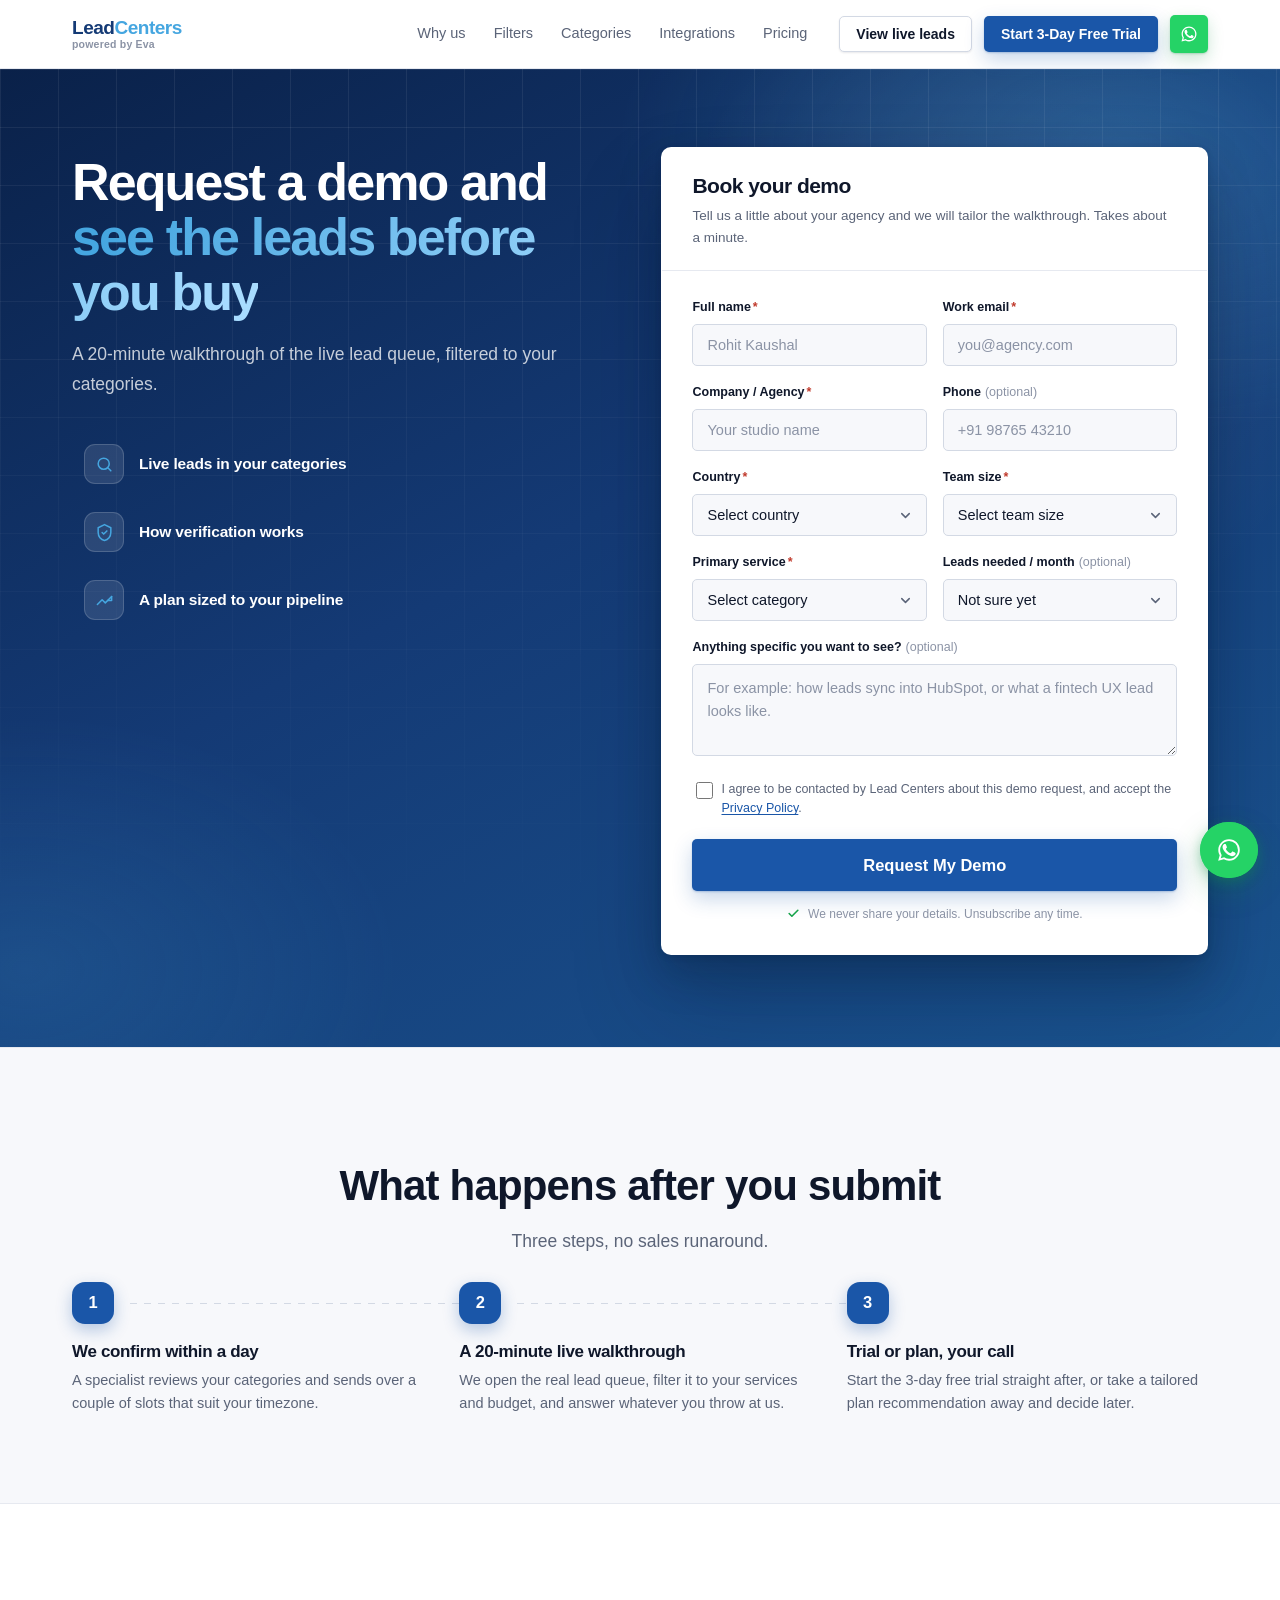
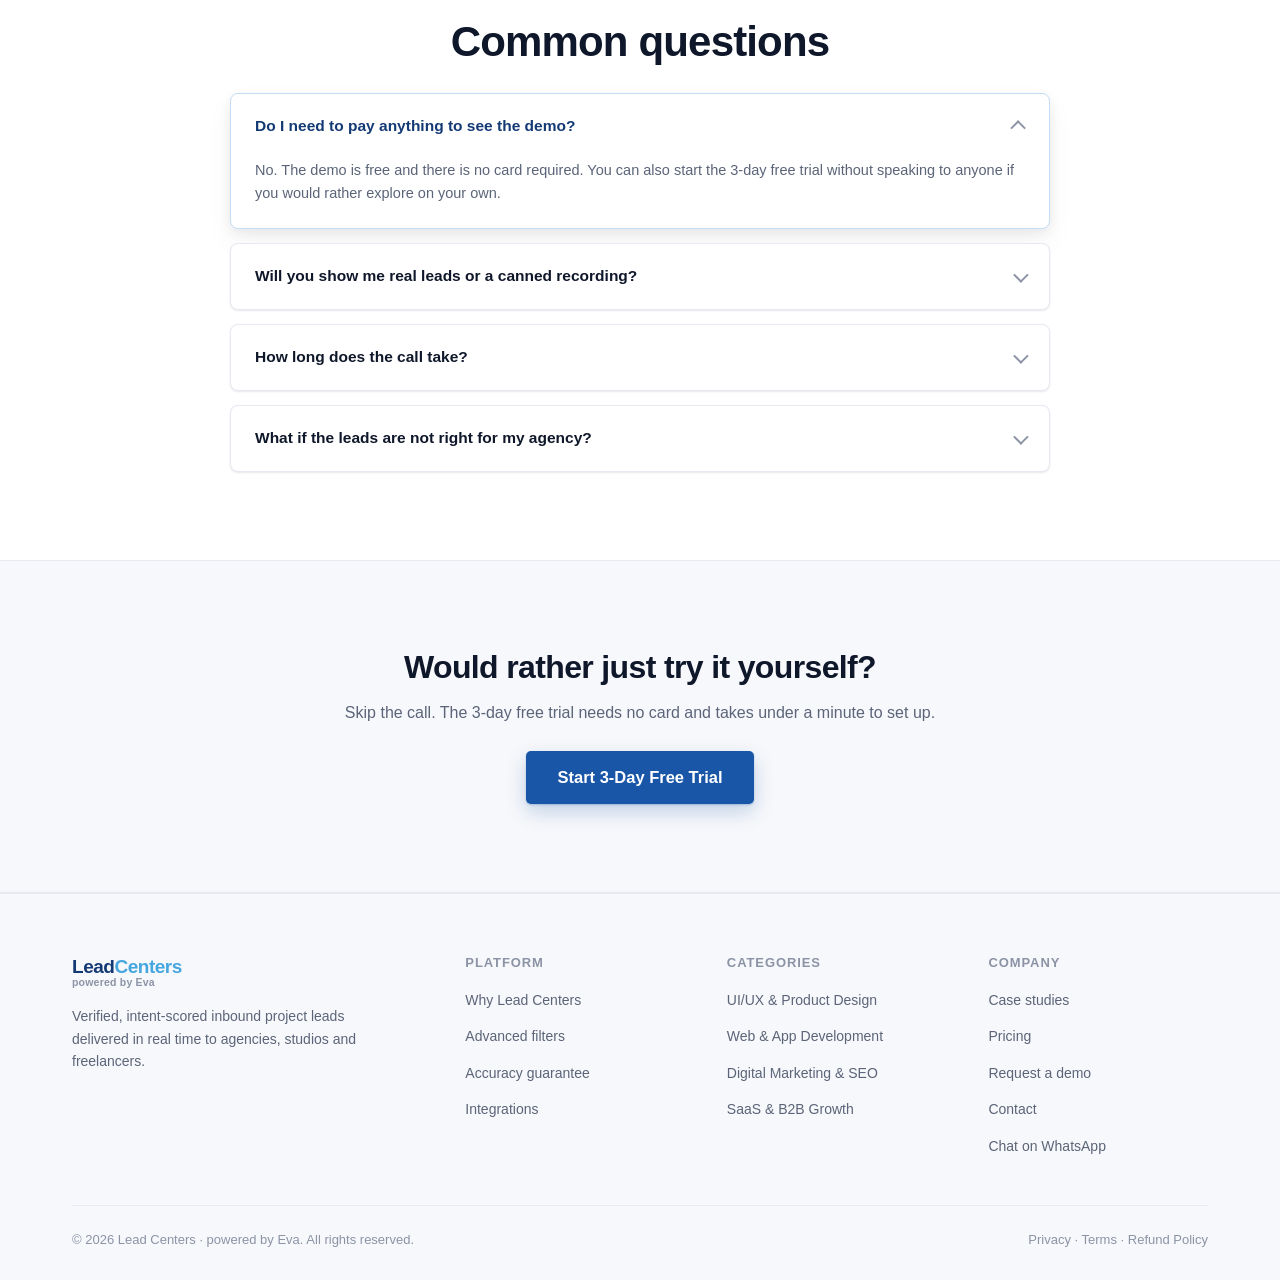
<file: demo/index.html>
<!DOCTYPE html>
<html lang="en">
<head>
<meta charset="utf-8">
<meta name="viewport" content="width=device-width, initial-scale=1">
<title>Request a Demo | Lead Centers</title>
<meta name="description" content="Book a 20-minute walkthrough of Lead Centers. See live verified inbound project leads, advanced filters and CRM sync before you commit to anything.">
<meta name="theme-color" content="#143a75">

<meta property="og:type" content="website">
<meta property="og:title" content="Request a Demo | Lead Centers">
<meta property="og:description" content="See how Lead Centers delivers verified, intent-scored inbound project leads straight to your inbox.">

<link rel="icon" type="image/svg+xml" href="../assets/img/favicon.svg?v=4">
<link rel="icon" href="/favicon.ico" sizes="48x48">
<link rel="apple-touch-icon" href="../assets/img/apple-touch-icon.png?v=4">

<!-- Stylesheets: load order matters -->
<link rel="stylesheet" href="../assets/css/base.css?v=3">
<link rel="stylesheet" href="../assets/css/layout.css?v=3">
<link rel="stylesheet" href="../assets/css/components.css?v=3">
<link rel="stylesheet" href="../assets/css/motion.css?v=3">
<link rel="stylesheet" href="../assets/css/responsive.css?v=3">
<link rel="stylesheet" href="../assets/css/demo.css?v=3">
</head>
<body>

<div class="progress" id="progress" aria-hidden="true"></div>

<!-- ══════════════════════════════════════ HEADER ══════════════════════════ -->
<header class="site-head">
  <div class="wrap">
    <div class="site-head__inner" id="headInner">
      <a href="../" class="brand" aria-label="Lead Centers home">
        <span class="brand__word">
          <b>Lead<em>Centers</em></b>
          <small>powered by Eva</small>
        </span>
      </a>

      <nav class="nav" aria-label="Primary">
        <a href="../#benefits">Why us</a>
        <a href="../#filters">Filters</a>
        <a href="../#categories">Categories</a>
        <a href="../#integrations">Integrations</a>
        <a href="../#pricing">Pricing</a>
      </nav>

      <div class="head-cta">
        <a href="../#preview" class="btn btn--ghost btn--sm">View live leads</a>
        <a href="../#pricing" class="btn btn--primary btn--sm">Start 3-Day Free Trial</a>
       <a href="https://wa.me/917018761328?text=Hi%20Lead%20Centers%2C%20I%27d%20like%20to%20book%20a%20demo." target="_blank" rel="noopener"
           class="btn btn--wa btn--sm" aria-label="Chat with Lead Centers on WhatsApp" title="Chat on WhatsApp"><svg width="18" height="18" viewBox="0 0 24 24" fill="currentColor" aria-hidden="true"><path d="M17.47 14.38c-.3-.15-1.75-.86-2.02-.96-.27-.1-.47-.15-.67.15-.2.3-.77.96-.94 1.16-.17.2-.35.22-.64.08-.3-.15-1.25-.46-2.38-1.47-.88-.78-1.47-1.75-1.64-2.05-.17-.3-.02-.46.13-.6.13-.13.3-.35.45-.52.15-.17.2-.3.3-.5.1-.2.05-.37-.02-.52-.08-.15-.67-1.6-.92-2.2-.24-.58-.49-.5-.67-.51h-.57c-.2 0-.52.07-.79.37-.27.3-1.04 1.02-1.04 2.48s1.06 2.88 1.21 3.08c.15.2 2.1 3.2 5.08 4.49.71.3 1.26.49 1.69.63.71.22 1.36.19 1.87.12.57-.09 1.75-.72 2-1.41.25-.7.25-1.29.17-1.41-.07-.13-.27-.2-.57-.35z"/><path d="M12.04 2C6.58 2 2.13 6.45 2.13 11.91c0 1.75.46 3.45 1.32 4.95L2 22l5.25-1.38a9.86 9.86 0 0 0 4.79 1.22h.01c5.46 0 9.91-4.45 9.91-9.91 0-2.65-1.03-5.14-2.9-7.01A9.82 9.82 0 0 0 12.04 2zm0 18.13h-.01a8.2 8.2 0 0 1-4.18-1.15l-.3-.18-3.12.82.83-3.04-.2-.31a8.19 8.19 0 0 1-1.26-4.36c0-4.54 3.7-8.23 8.24-8.23a8.18 8.18 0 0 1 5.82 2.42 8.18 8.18 0 0 1 2.41 5.82c0 4.54-3.69 8.21-8.23 8.21z"/></svg><span>Chat on WhatsApp</span></a>
      </div>

      <button class="burger" id="burger" aria-label="Toggle menu" aria-expanded="false"><span></span></button>
    </div>
  </div>

  <div class="nav-drop" id="navDrop">
    <div class="wrap" style="padding-inline:0">
      <a href="../#benefits">Why us</a>
      <a href="../#filters">Filters</a>
      <a href="../#categories">Categories</a>
      <a href="../#integrations">Integrations</a>
      <a href="../#pricing">Pricing</a>
      <a href="../#preview">Live lead preview</a>
      <a href="https://wa.me/917018761328?text=Hi%20Lead%20Centers%2C%20I%27d%20like%20to%20book%20a%20demo." target="_blank" rel="noopener"
         class="btn btn--wa btn--block" aria-label="Chat with Lead Centers on WhatsApp" title="Chat on WhatsApp"><svg width="18" height="18" viewBox="0 0 24 24" fill="currentColor" aria-hidden="true"><path d="M17.47 14.38c-.3-.15-1.75-.86-2.02-.96-.27-.1-.47-.15-.67.15-.2.3-.77.96-.94 1.16-.17.2-.35.22-.64.08-.3-.15-1.25-.46-2.38-1.47-.88-.78-1.47-1.75-1.64-2.05-.17-.3-.02-.46.13-.6.13-.13.3-.35.45-.52.15-.17.2-.3.3-.5.1-.2.05-.37-.02-.52-.08-.15-.67-1.6-.92-2.2-.24-.58-.49-.5-.67-.51h-.57c-.2 0-.52.07-.79.37-.27.3-1.04 1.02-1.04 2.48s1.06 2.88 1.21 3.08c.15.2 2.1 3.2 5.08 4.49.71.3 1.26.49 1.69.63.71.22 1.36.19 1.87.12.57-.09 1.75-.72 2-1.41.25-.7.25-1.29.17-1.41-.07-.13-.27-.2-.57-.35z"/><path d="M12.04 2C6.58 2 2.13 6.45 2.13 11.91c0 1.75.46 3.45 1.32 4.95L2 22l5.25-1.38a9.86 9.86 0 0 0 4.79 1.22h.01c5.46 0 9.91-4.45 9.91-9.91 0-2.65-1.03-5.14-2.9-7.01A9.82 9.82 0 0 0 12.04 2zm0 18.13h-.01a8.2 8.2 0 0 1-4.18-1.15l-.3-.18-3.12.82.83-3.04-.2-.31a8.19 8.19 0 0 1-1.26-4.36c0-4.54 3.7-8.23 8.24-8.23a8.18 8.18 0 0 1 5.82 2.42 8.18 8.18 0 0 1 2.41 5.82c0 4.54-3.69 8.21-8.23 8.21z"/></svg><span>Chat on WhatsApp</span></a>
      <a href="../#pricing" class="btn btn--primary btn--block">Start 3-Day Free Trial</a>
    </div>
  </div>
</header>

<!-- ══════════════════════════════ DEMO REQUEST ════════════════════════════ -->
<section class="demo" id="top">
  <svg width="0" height="0" style="position:absolute" aria-hidden="true" focusable="false">
    <symbol id="i-check" viewBox="0 0 24 24"><path d="M20 6 9 17l-5-5" fill="none" stroke="currentColor" stroke-width="3.2" stroke-linecap="round" stroke-linejoin="round"/></symbol>
  </svg>

  <div class="wrap">
    <div class="demo__grid">

      <!-- Left: pitch -->
      <div class="demo__pitch">
        <h1 class="reveal">Request a demo and <span class="accent">see the leads before you buy</span></h1>

        <p class="demo__sub reveal">
          A 20-minute walkthrough of the live lead queue, filtered to your categories.
        </p>

        <div class="demo__points">
          <div class="dpoint reveal">
            <div class="dpoint__ic">
              <svg width="19" height="19" viewBox="0 0 24 24" fill="none" stroke="currentColor" stroke-width="1.9" stroke-linecap="round" stroke-linejoin="round"><circle cx="11" cy="11" r="7"/><path d="m20 20-3.5-3.5"/></svg>
            </div>
            <b>Live leads in your categories</b>
          </div>

          <div class="dpoint reveal">
            <div class="dpoint__ic">
              <svg width="19" height="19" viewBox="0 0 24 24" fill="none" stroke="currentColor" stroke-width="1.9" stroke-linecap="round" stroke-linejoin="round"><path d="M12 2 4 6v6c0 5 3.4 9.2 8 10 4.6-.8 8-5 8-10V6Z"/><path d="m9 12 2 2 4-4"/></svg>
            </div>
            <b>How verification works</b>
          </div>

          <div class="dpoint reveal">
            <div class="dpoint__ic">
              <svg width="19" height="19" viewBox="0 0 24 24" fill="none" stroke="currentColor" stroke-width="1.9" stroke-linecap="round" stroke-linejoin="round"><path d="M3 17l6-6 4 4 8-8"/><path d="M21 7v5h-5"/></svg>
            </div>
            <b>A plan sized to your pipeline</b>
          </div>
        </div>

      </div>

      <!-- Right: form -->
      <div class="fcard reveal reveal--right reveal--slow" id="fcard">
        <div class="fcard__head">
          <h2>Book your demo</h2>
          <p>Tell us a little about your agency and we will tailor the walkthrough. Takes about a minute.</p>
        </div>

        <div class="fcard__body">
          <form id="demoForm" novalidate>
            <input type="text" name="_honey" style="display:none" tabindex="-1" autocomplete="off" aria-hidden="true">
            <div class="frow">
              <label class="field" data-field>
                <span class="field__label">Full name<span class="req">*</span></span>
                <input type="text" name="name" placeholder="Rohit Kaushal" autocomplete="name" required>
                <span class="field__err">Please enter your full name.</span>
              </label>

              <label class="field" data-field>
                <span class="field__label">Work email<span class="req">*</span></span>
                <input type="email" name="email" placeholder="you@agency.com" autocomplete="email" required>
                <span class="field__err">Please enter a valid work email address.</span>
              </label>
            </div>

            <div class="frow">
              <label class="field" data-field>
                <span class="field__label">Company / Agency<span class="req">*</span></span>
                <input type="text" name="company" placeholder="Your studio name" autocomplete="organization" required>
                <span class="field__err">Please enter your company name.</span>
              </label>

              <label class="field" data-field>
                <span class="field__label">Phone<span class="opt">(optional)</span></span>
                <input type="tel" name="phone" placeholder="+91 98765 43210" autocomplete="tel">
                <span class="field__err">Please enter a valid phone number.</span>
              </label>
            </div>

            <div class="frow">
              <label class="field" data-field>
                <span class="field__label">Country<span class="req">*</span></span>
                <select name="country" required>
                  <option value="">Select country</option>
                  <option>India</option>
                  <option>United States</option>
                  <option>United Kingdom</option>
                  <option>Canada</option>
                  <option>Australia</option>
                  <option>United Arab Emirates</option>
                  <option>Singapore</option>
                  <option>Germany</option>
                  <option>Other</option>
                </select>
                <span class="field__err">Please select your country.</span>
              </label>

              <label class="field" data-field>
                <span class="field__label">Team size<span class="req">*</span></span>
                <select name="team" required>
                  <option value="">Select team size</option>
                  <option>Just me</option>
                  <option>2 to 5</option>
                  <option>6 to 10</option>
                  <option>11 to 20</option>
                  <option>21+</option>
                </select>
                <span class="field__err">Please select your team size.</span>
              </label>
            </div>

            <div class="frow">
              <label class="field" data-field>
                <span class="field__label">Primary service<span class="req">*</span></span>
                <select name="category" required>
                  <option value="">Select category</option>
                  <option>UI/UX &amp; Product Design</option>
                  <option>Web &amp; App Development</option>
                  <option>Digital Marketing &amp; SEO</option>
                  <option>SaaS &amp; B2B Growth</option>
                  <option>Multiple categories</option>
                </select>
                <span class="field__err">Please select your primary service.</span>
              </label>

              <label class="field" data-field>
                <span class="field__label">Leads needed / month<span class="opt">(optional)</span></span>
                <select name="volume">
                  <option value="">Not sure yet</option>
                  <option>Under 10</option>
                  <option>10 to 25</option>
                  <option>26 to 50</option>
                  <option>51 to 100</option>
                  <option>100+</option>
                </select>
                <span class="field__err"></span>
              </label>
            </div>

            <label class="field" data-field>
              <span class="field__label">Anything specific you want to see?<span class="opt">(optional)</span></span>
              <textarea name="message" placeholder="For example: how leads sync into HubSpot, or what a fintech UX lead looks like."></textarea>
              <span class="field__err"></span>
            </label>

            <label class="consent" id="consentWrap">
              <input type="checkbox" name="consent" required>
              <span>I agree to be contacted by Lead Centers about this demo request, and accept the <a href="#top">Privacy Policy</a>.</span>
            </label>

            <p class="form-error" id="formError" role="alert"></p>

            <button type="submit" class="btn btn--primary btn--block btn--lg">Request My Demo</button>

            <p class="fcard__foot">
              <svg width="13" height="13" viewBox="0 0 24 24" fill="none" stroke="currentColor" stroke-width="3" stroke-linecap="round" stroke-linejoin="round"><polyline points="20 6 9 17 4 12"/></svg>
              We never share your details. Unsubscribe any time.
            </p>
          </form>
        </div>

        <div class="fdone" id="fdone">
          <div class="fdone__ic">
            <svg width="28" height="28" viewBox="0 0 24 24" fill="none" stroke="currentColor" stroke-width="2.8" stroke-linecap="round" stroke-linejoin="round"><polyline points="20 6 9 17 4 12"/></svg>
          </div>
          <h2>Demo request received</h2>
          <p>Thanks, <span id="doneName">there</span>. Our team will reach out within one business day to schedule your walkthrough.</p>
          <a href="../#pricing" class="btn btn--ghost">Meanwhile, view pricing</a>
        </div>
      </div>

    </div>
  </div>
</section>

<!-- ══════════════════════════ WHAT HAPPENS NEXT ═══════════════════════════ -->
<section class="section--tint section--edge">
  <div class="wrap">
    <div class="head reveal">
      <h2 class="h2">What happens after you submit</h2>
      <p class="lede">Three steps, no sales runaround.</p>
    </div>

    <div class="dsteps">
      <div class="dstep reveal">
        <div class="dstep__n">1</div>
        <h3>We confirm within a day</h3>
        <p>A specialist reviews your categories and sends over a couple of slots that suit your timezone.</p>
      </div>
      <div class="dstep reveal">
        <div class="dstep__n">2</div>
        <h3>A 20-minute live walkthrough</h3>
        <p>We open the real lead queue, filter it to your services and budget, and answer whatever you throw at us.</p>
      </div>
      <div class="dstep reveal">
        <div class="dstep__n">3</div>
        <h3>Trial or plan, your call</h3>
        <p>Start the 3-day free trial straight after, or take a tailored plan recommendation away and decide later.</p>
      </div>
    </div>
  </div>
</section>

<!-- ══════════════════════════════════ FAQ ═════════════════════════════════ -->
<section>
  <div class="wrap">
    <div class="head reveal">
      <h2 class="h2">Common questions</h2>
    </div>

    <div class="faq">
      <details class="reveal" open>
        <summary>Do I need to pay anything to see the demo?</summary>
        <p>No. The demo is free and there is no card required. You can also start the 3-day free trial without speaking to anyone if you would rather explore on your own.</p>
      </details>
      <details class="reveal">
        <summary>Will you show me real leads or a canned recording?</summary>
        <p>Real leads, live. We open the current queue and filter it to your categories, budget bands and regions so you can judge the quality yourself. Contact details stay masked until you are on a plan.</p>
      </details>
      <details class="reveal">
        <summary>How long does the call take?</summary>
        <p>Twenty minutes is usually enough. If your team wants a deeper session on CRM sync, webhooks or the API, we will book a longer follow-up.</p>
      </details>
      <details class="reveal">
        <summary>What if the leads are not right for my agency?</summary>
        <p>Then we will tell you. If your services or target budgets fall outside what our queue reliably carries, it is better for both sides to say so on the call than to sell you a plan you will cancel.</p>
      </details>
    </div>
  </div>
</section>

<!-- ═══════════════════════════════ CLOSING CTA ════════════════════════════ -->
<section class="section--tint section--edge">
  <div class="wrap">
    <div class="dcta reveal">
      <h2 class="h2">Would rather just try it yourself?</h2>
      <p>Skip the call. The 3-day free trial needs no card and takes under a minute to set up.</p>
      <a href="../#pricing" class="btn btn--primary btn--lg">Start 3-Day Free Trial</a>
    </div>
  </div>
</section>

<!-- ══════════════════════════════════ FOOTER ══════════════════════════════ -->
<footer class="site-foot">
  <div class="wrap">
    <div class="foot__grid foot">
      <div class="foot__about">
        <a href="../" class="brand">
          <span class="brand__word"><b>Lead<em>Centers</em></b><small>powered by Eva</small></span>
        </a>
        <p>Verified, intent-scored inbound project leads delivered in real time to agencies, studios and freelancers.</p>
      </div>

      <div>
        <h4>Platform</h4>
        <ul>
          <li><a href="../#benefits">Why Lead Centers</a></li>
          <li><a href="../#filters">Advanced filters</a></li>
          <li><a href="../#guarantee">Accuracy guarantee</a></li>
          <li><a href="../#integrations">Integrations</a></li>
        </ul>
      </div>

      <div>
        <h4>Categories</h4>
        <ul>
          <li><a href="../#categories">UI/UX &amp; Product Design</a></li>
          <li><a href="../#categories">Web &amp; App Development</a></li>
          <li><a href="../#categories">Digital Marketing &amp; SEO</a></li>
          <li><a href="../#categories">SaaS &amp; B2B Growth</a></li>
        </ul>
      </div>

      <div>
        <h4>Company</h4>
        <ul>
          <li><a href="../#results">Case studies</a></li>
          <li><a href="../#pricing">Pricing</a></li>
          <li><a href="./">Request a demo</a></li>
          <li><a href="./">Contact</a></li>
          <li><a href="https://wa.me/917018761328?text=Hi%20Lead%20Centers%2C%20I%27d%20like%20to%20know%20more." target="_blank" rel="noopener">Chat on WhatsApp</a></li>
        </ul>
      </div>
    </div>

    <div class="foot__base">
      <span>© <span id="yr">2026</span> Lead Centers · powered by Eva. All rights reserved.</span>
      <span>Privacy · Terms · Refund Policy</span>
    </div>
  </div>
</footer>

<!-- ═══════════════════════════ WHATSAPP FLOAT ════════════════════════════ -->
<!-- Replace the number in the href with the real WhatsApp business number.
     Format: country code + number, digits only, no + or spaces. -->
<a class="wa" target="_blank" rel="noopener"
   href="https://wa.me/917018761328?text=Hi%20Lead%20Centers%2C%20I%27d%20like%20to%20book%20a%20demo."
   aria-label="Chat with Lead Centers on WhatsApp">
  <svg width="26" height="26" viewBox="0 0 24 24" fill="currentColor" aria-hidden="true">
    <path d="M17.47 14.38c-.3-.15-1.75-.86-2.02-.96-.27-.1-.47-.15-.67.15-.2.3-.77.96-.94 1.16-.17.2-.35.22-.64.08-.3-.15-1.25-.46-2.38-1.47-.88-.78-1.47-1.75-1.64-2.05-.17-.3-.02-.46.13-.6.13-.13.3-.35.45-.52.15-.17.2-.3.3-.5.1-.2.05-.37-.02-.52-.08-.15-.67-1.6-.92-2.2-.24-.58-.49-.5-.67-.51h-.57c-.2 0-.52.07-.79.37-.27.3-1.04 1.02-1.04 2.48s1.06 2.88 1.21 3.08c.15.2 2.1 3.2 5.08 4.49.71.3 1.26.49 1.69.63.71.22 1.36.19 1.87.12.57-.09 1.75-.72 2-1.41.25-.7.25-1.29.17-1.41-.07-.13-.27-.2-.57-.35z"/>
    <path d="M12.04 2C6.58 2 2.13 6.45 2.13 11.91c0 1.75.46 3.45 1.32 4.95L2 22l5.25-1.38a9.86 9.86 0 0 0 4.79 1.22h.01c5.46 0 9.91-4.45 9.91-9.91 0-2.65-1.03-5.14-2.9-7.01A9.82 9.82 0 0 0 12.04 2zm0 18.13h-.01a8.2 8.2 0 0 1-4.18-1.15l-.3-.18-3.12.82.83-3.04-.2-.31a8.19 8.19 0 0 1-1.26-4.36c0-4.54 3.7-8.23 8.24-8.23a8.18 8.18 0 0 1 5.82 2.42 8.18 8.18 0 0 1 2.41 5.82c0 4.54-3.69 8.21-8.23 8.21z"/>
  </svg>
  <span class="wa__label">Chat on WhatsApp</span>
</a>

<script src="../assets/js/main.js?v=3"></script>
<script src="../assets/js/demo.js?v=3"></script>
</body>
</html>
</file>
<file: assets/css/base.css>
/* Lead Centers | Foundations: design tokens, reset, layout helpers, buttons
   Part of the split stylesheet. Load order: base, layout, components, responsive. */

/* --- Design tokens ------------------------------------------------------- */
:root {
  /* Brand, sampled from the Lead Centers logo */
  --navy:         #143a75;  /* logo background navy */
  --sky:          #45a6e0;  /* "Centers" light blue */
  --brand:        #1a56a8;  /* primary action blue */
  --brand-dark:   #143a75;
  --brand-soft:   #eaf2fc;
  --brand-border: #c3ddf5;

  /* Accents */
  --green:        #16a34a;
  --green-soft:   #eafaf0;
  --amber:        #b45309;
  --amber-soft:   #fef6e7;
  --violet:       #2f8fce;  /* sky family, used for intent/secondary tags */
  --violet-soft:  #e7f4fd;

  /* Neutrals */
  --ink:          #0f172a;
  --ink-2:        #334155;
  --muted:        #5b6478;
  --muted-2:      #8b93a5;
  --line:         #e6e9f0;
  --line-strong:  #d3d9e4;
  --surface:      #ffffff;
  --surface-2:    #f7f8fb;
  --surface-3:    #f1f3f9;

  /* Shape & depth */
  --r-sm: 3px;
  --r-md: 5px;
  --r-lg: 8px;
  --r-xl: 10px;
  --shadow-sm: 0 1px 2px rgba(15, 23, 42, .06), 0 1px 3px rgba(15, 23, 42, .04);
  --shadow-md: 0 4px 12px rgba(15, 23, 42, .06), 0 12px 28px rgba(15, 23, 42, .05);
  --shadow-lg: 0 10px 24px rgba(15, 23, 42, .08), 0 28px 60px rgba(15, 23, 42, .08);

  /* Layout */
  --maxw: 1180px;
  --gutter: 24px;

  --sans: "Inter", -apple-system, BlinkMacSystemFont, "Segoe UI", Roboto,
          "Helvetica Neue", Arial, sans-serif;
  --mono: ui-monospace, SFMono-Regular, "SF Mono", Menlo, Consolas, monospace;
}

/* --- Base ---------------------------------------------------------------- */
*, *::before, *::after { box-sizing: border-box; }

html { scroll-behavior: smooth; scroll-padding-top: 88px; }

body {
  margin: 0;
  font-family: var(--sans);
  font-size: 16px;
  line-height: 1.6;
  color: var(--ink-2);
  background: var(--surface);
  -webkit-font-smoothing: antialiased;
  text-rendering: optimizeLegibility;
}

h1, h2, h3, h4 {
  margin: 0;
  color: var(--ink);
  line-height: 1.15;
  letter-spacing: -0.02em;
  font-weight: 700;
}

p { margin: 0; }
a { color: inherit; text-decoration: none; }
img, svg { max-width: 100%; display: block; }
ul { margin: 0; padding: 0; list-style: none; }

/* --- Layout helpers ------------------------------------------------------ */
.wrap {
  width: 100%;
  max-width: var(--maxw);
  margin-inline: auto;
  padding-inline: var(--gutter);
}

section { padding: 88px 0; }
.section--tint { background: var(--surface-2); }
.section--edge { border-top: 1px solid var(--line); border-bottom: 1px solid var(--line); }

.head { max-width: 720px; margin: 0 auto 52px; text-align: center; }
.head--left { margin-inline: 0; text-align: left; }

.h2 { font-size: clamp(28px, 3.6vw, 42px); }
.h3 { font-size: clamp(21px, 2.2vw, 26px); }

.lede {
  margin-top: 16px;
  font-size: 17.5px;
  color: var(--muted);
  line-height: 1.65;
}

.grid { display: grid; gap: 22px; }
.grid-2 { grid-template-columns: repeat(2, 1fr); }
.grid-3 { grid-template-columns: repeat(3, 1fr); }
.grid-4 { grid-template-columns: repeat(4, 1fr); }

/* --- Buttons ------------------------------------------------------------- */
.btn {
  display: inline-flex;
  align-items: center;
  justify-content: center;
  gap: 9px;
  font-family: inherit;
  font-size: 15px;
  font-weight: 620;
  line-height: 1;
  padding: 14px 22px;
  border-radius: var(--r-md);
  border: 1px solid transparent;
  cursor: pointer;
  white-space: nowrap;
  transition: transform .14s ease, box-shadow .18s ease, background .18s ease,
              border-color .18s ease, color .18s ease;
}
.btn:active { transform: translateY(1px); }

.btn--primary {
  background: var(--brand);
  color: #fff;
  box-shadow: 0 1px 2px rgba(26, 86, 168,.28), 0 8px 20px rgba(26, 86, 168,.24);
}
.btn--primary:hover { background: var(--brand-dark); box-shadow: 0 2px 4px rgba(26,86,168,.3), 0 14px 28px rgba(26,86,168,.28); }

.btn--ghost {
  background: var(--surface);
  color: var(--ink);
  border-color: var(--line-strong);
  box-shadow: var(--shadow-sm);
}
.btn--ghost:hover { border-color: var(--muted-2); background: var(--surface-2); }

.btn--sm { padding: 10px 16px; font-size: 14px; }
.btn--lg { padding: 17px 30px; font-size: 16.5px; }
.btn--block { width: 100%; }

.btn--onbrand { background: #fff; color: var(--brand-dark); }
.btn--onbrand:hover { background: #f3f6ff; }

.btn--outline-light {
  background: transparent;
  color: #fff;
  border-color: rgba(255, 255, 255, .45);
}
.btn--outline-light:hover { background: rgba(255, 255, 255, .12); border-color: #fff; }

/* --- Dark slab tokens ----------------------------------------------------
   Deep navy surfaces used by .section--dark and the hero. The page stays
   light; these are punctuation, not a theme. */
:root {
  --slab:         #0b2145;  /* slab ground */
  --slab-2:       #102b56;  /* panel raised on a slab */
  --slab-3:       #16386b;  /* hover state inside a slab */
  --slab-line:    rgba(255, 255, 255, .12);
  --slab-line-2:  rgba(255, 255, 255, .22);
  --slab-ink:     #f4f8fd;
  --slab-muted:   #adc2de;
  --slab-muted-2: #8299ba;

  /* Slow-in, slow-out curves */
  --ease-quart: cubic-bezier(.76, 0, .24, 1);
  --ease-sine:  cubic-bezier(.37, 0, .63, 1);
}

/* --- Dark slabs ----------------------------------------------------------
   Full-bleed navy sections that break up the light page. A soft wash from
   the top edge keeps the slab from reading as a flat block. */
.section--dark {
  position: relative;
  background:
    radial-gradient(900px 420px at 50% -12%, rgba(69, 166, 224, .18) 0%, transparent 68%),
    var(--slab);
  color: var(--slab-muted);
}
.section--dark h2,
.section--dark h3,
.section--dark h4 { color: var(--slab-ink); }
.section--dark .lede { color: var(--slab-muted); }

/* Ghost buttons invert on any dark surface */
.section--dark .btn--ghost,
.hero .btn--ghost {
  background: transparent;
  color: #fff;
  border-color: var(--slab-line-2);
  box-shadow: none;
}
.section--dark .btn--ghost:hover,
.hero .btn--ghost:hover {
  background: rgba(255, 255, 255, .1);
  border-color: rgba(255, 255, 255, .5);
}

/* Primary buttons switch to the sky accent on navy, where the action blue
   sits too close to the slab to read as a call to action. */
.section--dark .btn--primary,
.hero .btn--primary {
  background: var(--sky);
  color: #06203f;
  box-shadow: 0 1px 2px rgba(69, 166, 224, .3), 0 8px 22px rgba(69, 166, 224, .26);
}
.section--dark .btn--primary:hover,
.hero .btn--primary:hover {
  background: #63b7ea;
  box-shadow: 0 2px 5px rgba(69, 166, 224, .34), 0 14px 30px rgba(69, 166, 224, .3);
}
</file>
<file: assets/css/layout.css>
/* Lead Centers | Page chrome: header, mobile nav, hero, footer, reveal utility
   Part of the split stylesheet. Load order: base, layout, components, responsive. */

/* --- Header -------------------------------------------------------------- */
.site-head {
  position: sticky;
  top: 0;
  z-index: 60;
  background: rgba(255, 255, 255, .86);
  backdrop-filter: saturate(180%) blur(14px);
  -webkit-backdrop-filter: saturate(180%) blur(14px);
  border-bottom: 1px solid var(--line);
}

.site-head__inner {
  display: flex;
  align-items: center;
  gap: 32px;
  height: 68px;
}

.brand { display: flex; align-items: center; }

.brand__word { display: flex; flex-direction: column; line-height: 1.14; }
.brand__word b { font-size: 19px; font-weight: 780; color: var(--navy); letter-spacing: -.025em; }
.brand__word b em { font-style: normal; color: var(--sky); }
.brand__word small { font-size: 10.5px; color: var(--muted-2); font-weight: 560; letter-spacing: .02em; }

.nav { display: flex; align-items: center; gap: 28px; margin-left: auto; }
.nav a { font-size: 14.5px; font-weight: 520; color: var(--muted); transition: color .15s ease; }
.nav a:hover { color: var(--ink); }

.head-cta { display: flex; align-items: center; gap: 12px; }

/* WhatsApp button: icon-only in the header, full width in the mobile drawer */
.btn--wa {
  background: #25d366;
  color: #fff;
  box-shadow: 0 1px 2px rgba(18, 140, 70, .26), 0 6px 16px rgba(18, 140, 70, .22);
}
.btn--wa:hover { background: #1eb85a; }
.btn--wa svg { flex-shrink: 0; }

.head-cta .btn--wa { width: 38px; height: 38px; padding: 0; }
.head-cta .btn--wa span { display: none; }

.burger {
  display: none;
  margin-left: auto;
  width: 42px; height: 42px;
  border: 1px solid var(--line-strong);
  border-radius: var(--r-sm);
  background: var(--surface);
  cursor: pointer;
  align-items: center; justify-content: center;
}
.burger span { display: block; width: 17px; height: 1.8px; background: var(--ink); position: relative; }
.burger span::before, .burger span::after {
  content: ""; position: absolute; left: 0; width: 17px; height: 1.8px; background: var(--ink);
}
.burger span::before { top: -5.5px; }
.burger span::after  { top:  5.5px; }

/* Mobile dropdown is hidden at every width; only the <=860px rules reveal it */
.nav-drop { display: none; }

/* --- Hero ---------------------------------------------------------------- */
.hero {
  position: relative;
  padding: 84px 0 76px;
  overflow: hidden;
  background:
    radial-gradient(1100px 520px at 78% -8%, #e6f2fb 0%, rgba(230, 242, 251, 0) 62%),
    radial-gradient(760px 420px at 6% 4%, #eaf1fa 0%, rgba(234, 241, 250, 0) 58%),
    var(--surface);
}
.hero::after {
  content: "";
  position: absolute; inset: 0;
  background-image:
    linear-gradient(var(--line) 1px, transparent 1px),
    linear-gradient(90deg, var(--line) 1px, transparent 1px);
  background-size: 62px 62px;
  mask-image: radial-gradient(700px 420px at 50% 0%, #000 0%, transparent 78%);
  -webkit-mask-image: radial-gradient(700px 420px at 50% 0%, #000 0%, transparent 78%);
  opacity: .5;
  pointer-events: none;
}
.hero > .wrap { position: relative; z-index: 1; }

.hero__grid {
  display: grid;
  grid-template-columns: 1.02fr .98fr;
  gap: 56px;
  align-items: center;
}

.hero h1 {
  font-size: clamp(34px, 4.7vw, 56px);
  letter-spacing: -.035em;
  line-height: 1.06;
}
.hero h1 .accent {
  background: linear-gradient(115deg, var(--navy) 8%, var(--sky) 94%);
  -webkit-background-clip: text;
  background-clip: text;
  color: transparent;
}

.hero__sub { margin-top: 22px; font-size: 18px; color: var(--muted); max-width: 560px; line-height: 1.65; }

.hero__cta { display: flex; flex-wrap: wrap; gap: 14px; margin-top: 34px; }
.hero__note { margin-top: 16px; font-size: 13.5px; color: var(--muted-2); display: flex; align-items: center; gap: 8px; }


/* Hero visual: inbox mock */
.inbox {
  background: var(--surface);
  border: 1px solid var(--line);
  border-radius: var(--r-xl);
  box-shadow: var(--shadow-lg);
  overflow: hidden;
}
.inbox__bar {
  display: flex; align-items: center; gap: 8px;
  padding: 13px 18px;
  background: var(--surface-2);
  border-bottom: 1px solid var(--line);
}
.dot { width: 10px; height: 10px; border-radius: 50%; }
.dot--r { background: #ff5f57; } .dot--y { background: #febc2e; } .dot--g { background: #28c840; }
.inbox__title { margin-left: 10px; font-size: 12.5px; font-weight: 600; color: var(--muted); }
.inbox__live {
  margin-left: auto; display: inline-flex; align-items: center; gap: 6px;
  font-size: 11.5px; font-weight: 650; color: var(--green);
  background: var(--green-soft); padding: 4px 10px; border-radius: 100px;
}
.blip { width: 6px; height: 6px; border-radius: 50%; background: var(--green); animation: blip 1.7s ease-in-out infinite; }
@keyframes blip { 0%,100% { opacity: 1; transform: scale(1); } 50% { opacity: .35; transform: scale(.8); } }

.inbox__list { padding: 10px; display: grid; gap: 8px; }
.mailrow {
  display: grid;
  grid-template-columns: 38px 1fr auto;
  gap: 13px;
  align-items: center;
  padding: 13px;
  border-radius: var(--r-md);
  border: 1px solid transparent;
  transition: background .2s ease, border-color .2s ease;
}
.mailrow:hover { background: var(--surface-2); border-color: var(--line); }
.mailrow--new { background: var(--brand-soft); border-color: var(--brand-border); }
.avatar {
  width: 38px; height: 38px; border-radius: 10px;
  display: grid; place-items: center;
  font-size: 13px; font-weight: 700; color: #fff;
  background: linear-gradient(140deg, #2f7fc4, var(--navy));
}
.avatar--v { background: linear-gradient(140deg, var(--sky), #1f6fb5); }
.avatar--g { background: linear-gradient(140deg, #22c55e, #15803d); }
.mailrow__t { font-size: 13.8px; font-weight: 650; color: var(--ink); }
.mailrow__m { font-size: 12.5px; color: var(--muted); margin-top: 2px; }
.mailrow__time { font-size: 11.5px; color: var(--muted-2); white-space: nowrap; }
.tick { color: var(--green); font-weight: 700; }

.floatcard {
  position: absolute;
  right: -14px; bottom: -22px;
  background: var(--surface);
  border: 1px solid var(--line);
  border-radius: var(--r-lg);
  box-shadow: var(--shadow-md);
  padding: 14px 18px;
  display: flex; align-items: center; gap: 12px;
}
.floatcard__icon {
  width: 34px; height: 34px; border-radius: 9px;
  background: var(--green-soft); color: var(--green);
  display: grid; place-items: center; font-weight: 800; font-size: 15px;
}
.floatcard__n { font-size: 16px; font-weight: 750; color: var(--ink); letter-spacing: -.02em; }
.floatcard__l { font-size: 11.5px; color: var(--muted); }

.hero__visual { position: relative; }

/* --- Footer -------------------------------------------------------------- */
.site-foot { background: var(--surface-2); border-top: 1px solid var(--line); padding: 62px 0 30px; }
.foot__grid { display: grid; grid-template-columns: 1.6fr repeat(3, 1fr); gap: 42px; }
.foot__about p { font-size: 14px; color: var(--muted); margin-top: 16px; max-width: 300px; }
.foot h4 { font-size: 13px; letter-spacing: .07em; text-transform: uppercase; color: var(--muted-2); margin-bottom: 16px; font-weight: 680; }
.foot ul { display: grid; gap: 11px; }
.foot a { font-size: 14px; color: var(--muted); }
.foot a:hover { color: var(--brand); }
.foot__base {
  margin-top: 46px; padding-top: 24px; border-top: 1px solid var(--line);
  display: flex; flex-wrap: wrap; gap: 14px; align-items: center; justify-content: space-between;
  font-size: 13px; color: var(--muted-2);
}


/* --- Hero as a dark slab -------------------------------------------------
   The hero is the first navy slab. Two gradient washes drift slowly behind
   the content on ::before, while ::after keeps the existing grid overlay.
   The inbox card stays light, so it reads as a lit object on a dark ground. */
.hero {
  background: var(--slab);
  color: var(--slab-muted);
}
.hero::before {
  content: "";
  position: absolute;
  inset: -14% 0;              /* bleed, so the drift never exposes an edge */
  background:
    radial-gradient(1100px 560px at 78% 10%, rgba(69, 166, 224, .30) 0%, transparent 62%),
    radial-gradient(820px 480px at 4% 2%,  rgba(26, 86, 168, .46) 0%, transparent 60%);
  animation: hero-drift 14s var(--ease-sine) infinite alternate;
  pointer-events: none;
}
.hero::after {
  background-image:
    linear-gradient(rgba(255, 255, 255, .07) 1px, transparent 1px),
    linear-gradient(90deg, rgba(255, 255, 255, .07) 1px, transparent 1px);
  opacity: 1;
}

.hero h1 { color: var(--slab-ink); }
.hero h1 .accent {
  background: linear-gradient(115deg, var(--sky) 8%, #9ad4f5 94%);
  -webkit-background-clip: text;
  background-clip: text;
  color: transparent;
}
.hero__sub  { color: var(--slab-muted); }
.hero__note { color: var(--slab-muted-2); }
</file>
<file: assets/css/components.css>
/* Lead Centers | Section components: cards, guarantee, filters, comparison, pricing
   Part of the split stylesheet. Load order: base, layout, components, responsive. */

/* --- Benefit cards ------------------------------------------------------- */
.card {
  background: var(--surface);
  border: 1px solid var(--line);
  border-radius: var(--r-lg);
  padding: 26px;
  box-shadow: var(--shadow-sm);
  transition: transform .18s ease, box-shadow .22s ease, border-color .18s ease;
}
.card:hover { transform: translateY(-3px); box-shadow: var(--shadow-md); border-color: var(--line-strong); }

.card__icon {
  width: 44px; height: 44px;
  border-radius: 12px;
  display: grid; place-items: center;
  margin-bottom: 18px;
  background: var(--brand-soft);
  color: var(--brand);
}
.card__icon--g { background: var(--green-soft); color: var(--green); }
.card__icon--v { background: var(--violet-soft); color: var(--violet); }
.card__icon--a { background: var(--amber-soft); color: var(--amber); }
.card h3 { font-size: 17.5px; margin-bottom: 9px; letter-spacing: -.015em; }
.card p { font-size: 14.5px; color: var(--muted); line-height: 1.62; }

/* --- Guarantee ----------------------------------------------------------- */
.guarantee { display: grid; grid-template-columns: 1fr 1fr; gap: 60px; align-items: center; }

.guarantee__list { display: grid; gap: 22px; margin-top: 30px; }
.gitem { display: block; }
.gitem h4 { font-size: 16.5px; margin-bottom: 5px; }
.gitem p { font-size: 14.5px; color: var(--muted); }

.dial {
  background: var(--surface);
  border: 1px solid var(--line);
  border-radius: var(--r-xl);
  padding: 40px;
  box-shadow: var(--shadow-lg);
  text-align: center;
}
.dial__ring {
  width: 190px; height: 190px;
  margin: 0 auto 26px;
  border-radius: 50%;
  display: grid; place-items: center;
  background: conic-gradient(var(--green) 0% 95%, var(--surface-3) 95% 100%);
  position: relative;
}
.dial__ring::after {
  content: "";
  position: absolute; inset: 15px;
  background: var(--surface);
  border-radius: 50%;
}
.dial__val { position: relative; z-index: 1; }
.dial__val b { display: block; font-size: 40px; font-weight: 780; color: var(--ink); letter-spacing: -.04em; line-height: 1; }
.dial__val span { font-size: 12.5px; color: var(--muted); font-weight: 560; }

.dial__foot {
  display: grid; grid-template-columns: 1fr 1fr; gap: 1px;
  background: var(--line);
  border: 1px solid var(--line);
  border-radius: var(--r-md);
  overflow: hidden;
  margin-top: 6px;
}
.dial__cell { background: var(--surface); padding: 16px 12px; }
.dial__cell b { display: block; font-size: 19px; font-weight: 740; color: var(--ink); letter-spacing: -.02em; }
.dial__cell span { font-size: 12px; color: var(--muted); }

/* --- Filters ------------------------------------------------------------- */
.filters { display: grid; grid-template-columns: .92fr 1.08fr; gap: 52px; align-items: start; }

.fpanel {
  background: var(--surface);
  border: 1px solid var(--line);
  border-radius: var(--r-xl);
  box-shadow: var(--shadow-md);
  overflow: hidden;
}
.fpanel__head {
  padding: 18px 22px;
  border-bottom: 1px solid var(--line);
  display: flex; align-items: center; gap: 10px;
  background: var(--surface-2);
}
.fpanel__head h4 { font-size: 14.5px; }
.fpanel__reset {
  margin-left: auto; font-size: 12.5px; font-weight: 600; color: var(--brand);
  background: none; border: 0; cursor: pointer; font-family: inherit; padding: 4px 6px; border-radius: 6px;
}
.fpanel__reset:hover { background: var(--brand-soft); }

.fgroup { padding: 20px 22px; border-bottom: 1px solid var(--line); }
.fgroup__label {
  display: flex; align-items: center; justify-content: space-between;
  font-size: 12px; font-weight: 680; letter-spacing: .07em; text-transform: uppercase;
  color: var(--muted-2); margin-bottom: 13px;
}
.chips { display: flex; flex-wrap: wrap; gap: 8px; }
.chip {
  font-family: inherit;
  font-size: 13px;
  font-weight: 560;
  color: var(--ink-2);
  background: var(--surface);
  border: 1px solid var(--line-strong);
  border-radius: 100px;
  padding: 7px 14px;
  cursor: pointer;
  transition: all .15s ease;
}
.chip:hover { border-color: var(--brand); color: var(--brand); }
.chip[aria-pressed="true"] {
  background: var(--brand);
  border-color: var(--brand);
  color: #fff;
  box-shadow: 0 2px 8px rgba(26, 86, 168,.28);
}

.fresult { padding: 22px; display: flex; align-items: center; gap: 16px; background: var(--surface-2); }
.fresult__n { font-size: 30px; font-weight: 780; color: var(--brand); letter-spacing: -.035em; line-height: 1; }
.fresult__l { font-size: 13px; color: var(--muted); }
.fresult .btn { margin-left: auto; }

.intent-list { display: grid; gap: 14px; margin-top: 28px; }
.intent {
  display: grid; grid-template-columns: auto 1fr auto; gap: 16px; align-items: center;
  background: var(--surface); border: 1px solid var(--line);
  border-radius: var(--r-md); padding: 16px 18px; box-shadow: var(--shadow-sm);
}
.intent__ic { width: 38px; height: 38px; border-radius: 10px; display: grid; place-items: center; background: var(--violet-soft); color: var(--violet); }
.intent b { font-size: 14.5px; color: var(--ink); }
.intent p { font-size: 13px; color: var(--muted); margin-top: 2px; }
.score {
  font-size: 12px; font-weight: 700; padding: 5px 11px; border-radius: 100px;
  background: var(--green-soft); color: var(--green); white-space: nowrap;
}
.score--warm { background: var(--amber-soft); color: var(--amber); }

/* --- Comparison ---------------------------------------------------------- */
.sr-only {
  position: absolute; width: 1px; height: 1px; padding: 0; margin: -1px;
  overflow: hidden; clip: rect(0 0 0 0); white-space: nowrap; border: 0;
}

.vs {
  background: var(--surface);
  border: 1px solid var(--line);
  border-radius: var(--r-xl);
  box-shadow: var(--shadow-lg);
  padding: 12px;
}
.vs__scroll { overflow-x: auto; }
.vs__table { width: 100%; border-collapse: separate; border-spacing: 0; min-width: 900px; }

col.c-feat { width: 27%; }
col.c-us   { width: 25.5%; }

/* Header row */
.vs__table thead th { vertical-align: bottom; padding: 24px; text-align: left; }
.vs__corner { background: transparent; border: 0; }

.vs__name { display: block; font-size: 15.5px; font-weight: 690; color: var(--ink); letter-spacing: -.02em; line-height: 1.25; }
.vs__kind { display: block; font-size: 12.5px; color: var(--muted-2); margin-top: 5px; font-weight: 500; }

/* The elevated "us" column */
.vs__us { background: #f3f8fe; }

.vs__us--cap {
  position: relative;
  background: linear-gradient(158deg, #0d2a58 0%, var(--navy) 52%, #22629f 100%);
  border-radius: var(--r-lg) var(--r-lg) 0 0;
  padding-top: 34px !important;
  box-shadow: 0 -10px 26px rgba(20, 58, 117, .16);
}
.vs__us--cap .vs__name {
  color: #fff;
  font-weight: 780;
  font-size: 21px;
  letter-spacing: -.025em;
  margin-bottom: 2px;
}
.vs__us--cap .vs__name em { font-style: normal; color: var(--sky); }
.vs__us--cap .vs__kind { color: var(--sky); font-weight: 560; }

.vs__ribbon {
  position: absolute;
  top: 14px; right: 16px;
  background: var(--sky);
  color: #06203f;
  font-size: 10.5px;
  font-weight: 780;
  letter-spacing: .07em;
  text-transform: uppercase;
  padding: 4px 10px;
  border-radius: 100px;
}

/* Body rows */
.vs__table tbody th {
  text-align: left;
  padding: 17px 24px;
  font-weight: 400;
  border-top: 1px solid var(--line);
  position: sticky; left: 0;
  background: var(--surface);
  z-index: 2;
}
.vs__table tbody th b { display: block; font-size: 15px; font-weight: 660; color: var(--ink); letter-spacing: -.015em; }
.vs__table tbody th span { display: block; font-size: 12.5px; color: var(--muted-2); margin-top: 3px; }

.vs__table tbody td {
  padding: 17px 24px;
  font-size: 14.5px;
  color: var(--muted);
  border-top: 1px solid var(--line);
  vertical-align: middle;
}
.vs__table tbody td.vs__us { color: var(--ink); font-weight: 620; border-top-color: #dcebfa; }
.vs__table tbody tr:hover th,
.vs__table tbody tr:hover td:not(.vs__us) { background: var(--surface-2); }
.vs__table tbody tr:hover td.vs__us { background: #e9f2fd; }

/* Verdict icons */
.ic { display: inline-block; width: 16px; height: 16px; margin-right: 10px; vertical-align: -3px; flex-shrink: 0; }
.ic--yes { color: var(--green); }
.ic--mid { color: #c08a2e; }
.ic--no  { color: #b6bfcc; }

/* Footer row */
.vs__table tfoot td { padding: 22px 24px; border-top: 1px solid var(--line); }
.vs__table tfoot .vs__corner { border-top: 0; }
.vs__us--foot {
  border-radius: 0 0 var(--r-lg) var(--r-lg);
  border-top-color: #dcebfa !important;
  font-size: 13.5px; font-weight: 680; color: var(--ink);
}
.vs__altfoot { font-size: 12.5px; color: var(--muted-2); }

.vs__note { text-align: center; margin-top: 26px; font-size: 13.5px; color: var(--muted); }

/* --- Categories ---------------------------------------------------------- */
.cat { position: relative; overflow: hidden; }
.cat__tag {
  display: inline-block; font-size: 11.5px; font-weight: 680; letter-spacing: .06em;
  text-transform: uppercase; padding: 4px 10px; border-radius: 100px; margin-bottom: 15px;
}
.cat__tag--b { background: var(--brand-soft); color: var(--brand); }
.cat__tag--v { background: var(--violet-soft); color: var(--violet); }
.cat__tag--g { background: var(--green-soft); color: var(--green); }
.cat__tag--a { background: var(--amber-soft); color: var(--amber); }
.cat ul { margin-top: 16px; display: grid; gap: 9px; }
.cat li { font-size: 14px; color: var(--muted); display: grid; grid-template-columns: 18px 1fr; gap: 8px; align-items: start; }
.cat li::before { content: "→"; color: var(--brand); font-weight: 700; }
.cat__foot { margin-top: 20px; padding-top: 16px; border-top: 1px solid var(--line); font-size: 13px; color: var(--muted-2); }
.cat__foot b { color: var(--ink); font-weight: 680; }

/* --- Integrations -------------------------------------------------------- */
.integr { display: grid; grid-template-columns: repeat(auto-fill, minmax(158px, 1fr)); gap: 14px; }
.itile {
  background: var(--surface); border: 1px solid var(--line); border-radius: var(--r-md);
  padding: 20px 16px; text-align: center; box-shadow: var(--shadow-sm);
  transition: transform .16s ease, box-shadow .2s ease, border-color .16s ease;
}
.itile:hover { transform: translateY(-2px); box-shadow: var(--shadow-md); border-color: var(--brand-border); }
.itile__logo {
  width: 46px; height: 46px; margin: 0 auto 12px; border-radius: 12px;
  display: grid; place-items: center;
  background: var(--surface-2);
  border: 1px solid var(--line);
}
.itile:hover .itile__logo { background: var(--surface); }
.itile__logo svg { display: block; }
.itile b { display: block; font-size: 14px; color: var(--ink); font-weight: 640; }
.itile span { font-size: 12px; color: var(--muted-2); }

.hook {
  margin-top: 30px;
  background: var(--ink);
  border-radius: var(--r-lg);
  padding: 26px 28px;
  color: #cbd5e1;
  font-family: var(--mono);
  font-size: 13px;
  line-height: 1.75;
  overflow-x: auto;
  box-shadow: var(--shadow-md);
}
.hook__head {
  display: flex; align-items: center; gap: 10px; margin-bottom: 16px;
  font-family: var(--sans); font-size: 12.5px; font-weight: 640; color: #94a3b8;
}
.hook__head .tagx { background: rgba(255,255,255,.1); color: #e2e8f0; padding: 3px 9px; border-radius: 6px; font-size: 11px; }
.hook .k { color: #7dd3fc; }
.hook .s { color: #86efac; }
.hook .n { color: #fca5a5; }

/* --- Steps --------------------------------------------------------------- */
.steps { display: grid; grid-template-columns: repeat(3, 1fr); gap: 26px; position: relative; }
.step { position: relative; padding-top: 8px; }
.step__n {
  width: 46px; height: 46px; border-radius: 14px;
  background: var(--brand); color: #fff;
  display: grid; place-items: center;
  font-size: 18px; font-weight: 760;
  box-shadow: 0 6px 16px rgba(26, 86, 168,.3);
  margin-bottom: 20px;
}
.step h3 { font-size: 18px; margin-bottom: 9px; }
.step p { font-size: 14.5px; color: var(--muted); }
.step::after {
  content: "";
  position: absolute; top: 23px; left: 62px; right: -26px;
  height: 1.5px;
  background: repeating-linear-gradient(90deg, var(--line-strong) 0 7px, transparent 7px 14px);
}
.step:last-child::after { display: none; }

/* --- Live lead preview --------------------------------------------------- */
.leads { display: grid; grid-template-columns: repeat(3, 1fr); gap: 22px; }
.lead {
  background: var(--surface); border: 1px solid var(--line);
  border-radius: var(--r-lg); overflow: hidden; box-shadow: var(--shadow-sm);
  display: flex; flex-direction: column;
  transition: transform .18s ease, box-shadow .22s ease;
}
.lead:hover { transform: translateY(-3px); box-shadow: var(--shadow-md); }
.lead__top { padding: 20px 22px 0; }
.lead__meta { display: flex; align-items: center; gap: 8px; flex-wrap: wrap; margin-bottom: 14px; }
.tagline {
  font-size: 11px; font-weight: 700; letter-spacing: .05em; text-transform: uppercase;
  padding: 4px 9px; border-radius: 6px;
}
.tagline--b { background: var(--brand-soft); color: var(--brand); }
.tagline--v { background: var(--violet-soft); color: var(--violet); }
.tagline--a { background: var(--amber-soft); color: var(--amber); }
.tagline--live { background: var(--green-soft); color: var(--green); display: inline-flex; align-items: center; gap: 5px; }
.lead h3 { font-size: 16.5px; line-height: 1.32; margin-bottom: 12px; }

.lead__rows { padding: 0 22px 18px; display: grid; gap: 9px; }
.lrow { display: flex; align-items: center; justify-content: space-between; gap: 12px; font-size: 13.5px; }
.lrow span { color: var(--muted-2); }
.lrow b { color: var(--ink); font-weight: 620; }

.lead__lock {
  margin-top: auto;
  border-top: 1px solid var(--line);
  background: var(--surface-2);
  padding: 16px 22px;
  display: flex; align-items: center; gap: 11px;
}
.masked {
  flex: 1;
  font-family: var(--mono); font-size: 12.5px; color: var(--muted-2);
  filter: blur(3.4px); user-select: none;
}
.lead__lock .btn { flex-shrink: 0; }

/* --- Case study ---------------------------------------------------------- */
.case {
  background: var(--surface);
  border: 1px solid var(--line);
  border-radius: var(--r-xl);
  box-shadow: var(--shadow-lg);
  overflow: hidden;
  display: grid;
  grid-template-columns: 1.25fr .75fr;
}
.case__body { padding: 46px; }
.quote { font-size: clamp(20px, 2.3vw, 26px); line-height: 1.4; color: var(--ink); font-weight: 650; letter-spacing: -.02em; }
.quote::before { content: "\201C"; color: var(--brand); }
.quote::after  { content: "\201D"; color: var(--brand); }
.case__who { display: flex; align-items: center; gap: 13px; margin-top: 28px; }
.case__who .avatar { width: 44px; height: 44px; border-radius: 12px; font-size: 15px; }
.case__who b { display: block; font-size: 14.5px; color: var(--ink); }
.case__who span { font-size: 13px; color: var(--muted); }

.case__stats { background: var(--surface-2); border-left: 1px solid var(--line); padding: 46px 36px; display: grid; gap: 30px; align-content: center; }
.kpi b { display: block; font-size: 32px; font-weight: 780; color: var(--ink); letter-spacing: -.04em; line-height: 1.05; }
.kpi b .up { color: var(--green); font-size: inherit; }  /* .kpi span would otherwise shrink it to the label size */
.kpi span { font-size: 13px; color: var(--muted); }

/* --- Pricing ------------------------------------------------------------- */
.plans { display: grid; grid-template-columns: repeat(3, 1fr); gap: 24px; align-items: stretch; }
.plans--4 { grid-template-columns: repeat(4, 1fr); gap: 18px; }

.plan {
  background: var(--surface); border: 1px solid var(--line);
  border-radius: var(--r-xl); padding: 30px 24px; box-shadow: var(--shadow-sm);
  display: flex; flex-direction: column; height: 100%;
  position: relative;
  transition: transform .18s ease, box-shadow .22s ease, border-color .18s ease;
}
.plan:hover { transform: translateY(-3px); box-shadow: var(--shadow-md); }

.plan--feature {
  border-color: var(--brand);
  box-shadow: 0 0 0 4px var(--brand-soft), var(--shadow-lg);
}
.plan--best {
  border-color: var(--navy);
  box-shadow: 0 0 0 4px #e7eefa, var(--shadow-lg);
}

.plan__flag {
  position: absolute; top: -13px; left: 50%; transform: translateX(-50%);
  background: var(--brand); color: #fff;
  font-size: 11px; font-weight: 750; letter-spacing: .06em; text-transform: uppercase;
  padding: 6px 15px; border-radius: 100px; white-space: nowrap;
  box-shadow: 0 4px 12px rgba(26, 86, 168,.35);
}
.plan__flag--best { background: var(--navy); box-shadow: 0 4px 12px rgba(20, 58, 117, .38); }

.plan h3 { font-size: 17.5px; line-height: 1.3; display: flex; flex-wrap: wrap; align-items: center; gap: 8px; }


.plan__price { margin: 20px 0 5px; display: flex; align-items: baseline; gap: 5px; }
.plan__price b { font-size: 33px; font-weight: 780; color: var(--ink); letter-spacing: -.045em; line-height: 1; }
.plan__price span { font-size: 13.5px; color: var(--muted); }
.plan__billed { font-size: 12px; color: var(--muted-2); margin-top: 6px; min-height: 32px; line-height: 1.45; }

.plan .btn { margin-top: 18px; }
.btn--navy { background: var(--navy); color: #fff; box-shadow: 0 1px 2px rgba(20,58,117,.3), 0 8px 20px rgba(20,58,117,.24); }
.btn--navy:hover { background: #0e2c5c; }

.plan__feats { margin-top: 24px; padding-top: 20px; border-top: 1px solid var(--line); display: grid; gap: 12px; }
.plan__feats li { display: grid; grid-template-columns: 17px 1fr; gap: 9px; font-size: 13.5px; color: var(--muted); align-items: start; line-height: 1.5; }
.plan__feats .ic { width: 15px; height: 15px; margin: 3px 0 0; vertical-align: 0; }
.plan__feats b { color: var(--ink); font-weight: 640; }


.plan-note {
  text-align: center; margin-top: 34px;
  font-size: 13.5px; color: var(--muted);
  max-width: 620px; margin-inline: auto; line-height: 1.6;
}

/* --- Final CTA ----------------------------------------------------------- */
.finale {
  background: linear-gradient(135deg, #0e2c5c 0%, var(--navy) 42%, #2f8fce 100%);
  border-radius: var(--r-xl);
  padding: 66px 44px;
  text-align: center;
  color: #fff;
  position: relative;
  overflow: hidden;
  box-shadow: 0 24px 60px rgba(26, 86, 168,.3);
}
.finale::before {
  content: "";
  position: absolute; inset: 0;
  background-image:
    linear-gradient(rgba(255,255,255,.09) 1px, transparent 1px),
    linear-gradient(90deg, rgba(255,255,255,.09) 1px, transparent 1px);
  background-size: 46px 46px;
  mask-image: radial-gradient(560px 300px at 50% 0%, #000, transparent 76%);
  -webkit-mask-image: radial-gradient(560px 300px at 50% 0%, #000, transparent 76%);
}
.finale > * { position: relative; z-index: 1; }
.finale h2 { color: #fff; font-size: clamp(28px, 3.7vw, 42px); }
.finale p { margin-top: 16px; font-size: 17.5px; color: rgba(255,255,255,.86); max-width: 600px; margin-inline: auto; }
.finale__cta { display: flex; flex-wrap: wrap; gap: 14px; justify-content: center; margin-top: 34px; }
.finale__note { margin-top: 20px; font-size: 13.5px; color: rgba(255,255,255,.72); }

/* --- WhatsApp float ------------------------------------------------------ */
.wa {
  position: fixed;
  right: 22px; bottom: 22px;
  z-index: 80;
  display: inline-flex; align-items: center; gap: 0;
  height: 56px;
  padding: 0 16px;
  border-radius: 100px;
  background: #25d366;
  color: #fff;
  box-shadow: 0 4px 12px rgba(18, 140, 70, .34), 0 12px 30px rgba(18, 140, 70, .26);
  transition: gap .22s ease, padding .22s ease, transform .18s ease, box-shadow .22s ease;
  overflow: hidden;
}
.wa:hover {
  gap: 10px;
  padding-right: 22px;
  transform: translateY(-2px);
  box-shadow: 0 6px 16px rgba(18, 140, 70, .4), 0 18px 40px rgba(18, 140, 70, .3);
}
.wa svg { flex-shrink: 0; }

.wa__label {
  max-width: 0;
  white-space: nowrap;
  font-size: 14.5px;
  font-weight: 640;
  opacity: 0;
  transition: max-width .22s ease, opacity .18s ease;
}
.wa:hover .wa__label,
.wa:focus-visible .wa__label { max-width: 190px; opacity: 1; }

/* Attention ping, fires once on load then settles */
.wa::before {
  content: "";
  position: absolute;
  inset: 0;
  border-radius: 100px;
  border: 2px solid #25d366;
  animation: wa-ping 2.4s ease-out 3;
  pointer-events: none;
}
@keyframes wa-ping {
  0%   { transform: scale(1);    opacity: .7; }
  70%  { transform: scale(1.35); opacity: 0; }
  100% { transform: scale(1.35); opacity: 0; }
}
.wa:hover::before { animation: none; }

@media (max-width: 760px) {
  .wa { right: 16px; bottom: 16px; height: 52px; padding: 0 14px; }
  .wa:hover { gap: 0; padding-right: 14px; }
  .wa:hover .wa__label { max-width: 0; opacity: 0; }
}

@media (prefers-reduced-motion: reduce) {
  .wa::before { animation: none; }
}

/* --- Components on a dark slab -------------------------------------------
   Overrides for the filter panel and the case study, which are the two
   sections that sit on navy. Everything else stays on the light page. */

/* Filter panel */
.section--dark .fpanel {
  background: var(--slab-2);
  border-color: var(--slab-line);
  box-shadow: 0 18px 48px rgba(3, 12, 28, .45);
}
.section--dark .fpanel__head {
  background: rgba(255, 255, 255, .04);
  border-bottom-color: var(--slab-line);
}
.section--dark .fpanel__head h4 { color: var(--slab-ink); }
.section--dark .fpanel__reset { color: var(--sky); }
.section--dark .fpanel__reset:hover { background: rgba(69, 166, 224, .14); }
.section--dark .fgroup { border-bottom-color: var(--slab-line); }
.section--dark .fgroup__label { color: var(--slab-muted-2); }

.section--dark .chip {
  background: rgba(255, 255, 255, .05);
  border-color: var(--slab-line-2);
  color: var(--slab-muted);
}
.section--dark .chip:hover { border-color: var(--sky); color: #fff; }
.section--dark .chip[aria-pressed="true"] {
  background: var(--sky);
  border-color: var(--sky);
  color: #06203f;
  box-shadow: 0 2px 10px rgba(69, 166, 224, .36);
}

.section--dark .fresult { background: rgba(255, 255, 255, .04); }
.section--dark .fresult__n { color: var(--sky); }
.section--dark .fresult__l { color: var(--slab-muted); }

/* Intent rows */
.section--dark .intent {
  background: var(--slab-2);
  border-color: var(--slab-line);
  box-shadow: none;
}
.section--dark .intent b { color: var(--slab-ink); }
.section--dark .intent p { color: var(--slab-muted); }
.section--dark .intent__ic { background: rgba(69, 166, 224, .16); color: var(--sky); }
.section--dark .score { background: rgba(34, 197, 94, .16); color: #6ee7a0; }
.section--dark .score--warm { background: rgba(245, 158, 11, .18); color: #f0c274; }

/* Case study */
.case__lede { margin-top: 20px; font-size: 15px; color: var(--muted); }

.section--dark .case {
  background: var(--slab-2);
  border-color: var(--slab-line);
  box-shadow: 0 24px 60px rgba(3, 12, 28, .45);
}
.section--dark .quote { color: var(--slab-ink); }
.section--dark .quote::before,
.section--dark .quote::after { color: var(--sky); }
.section--dark .case__lede { color: var(--slab-muted); }
.section--dark .case__who b { color: var(--slab-ink); }
.section--dark .case__who span { color: var(--slab-muted); }
.section--dark .case__stats {
  background: rgba(255, 255, 255, .04);
  border-left-color: var(--slab-line);
}
.section--dark .kpi b { color: var(--slab-ink); }
.section--dark .kpi b .up { color: #6ee7a0; }
.section--dark .kpi span { color: var(--slab-muted); }
</file>
<file: assets/css/motion.css>
/* Lead Centers | Scroll motion
   Loaded after components.css and before responsive.css, which carries the
   prefers-reduced-motion override that switches all of this off. */

/* --- Reveal system -------------------------------------------------------
   Elements start offset and transparent, then settle when they scroll into
   view. --d is a per-element stagger delay set by main.js from the element's
   position among its revealing siblings.                                   */

.reveal {
  opacity: 0;
  transform: translateY(20px);
  transition:
    opacity   .62s cubic-bezier(.22, .61, .36, 1),
    transform .62s cubic-bezier(.22, .61, .36, 1);
  transition-delay: var(--d, 0ms);
}
.reveal.in { opacity: 1; transform: none; }

/* Direction variants */
.reveal--left  { transform: translateX(-30px); }
.reveal--right { transform: translateX(30px); }
.reveal--fade  { transform: none; }
.reveal--scale { transform: scale(.955); }
.reveal--rise  { transform: translateY(34px); }

/* Slower, longer settle for large hero-scale objects */
.reveal--slow {
  transition-duration: .85s, .85s;
}

/* --- Hero entrance -------------------------------------------------------
   The hero is above the fold, so the observer fires on first paint and these
   play as a load-in rather than a scroll reveal.                           */

.hero__visual .inbox { transform-origin: 60% 40%; }

/* Inbox rows cascade in behind the card itself */
.mailrow {
  opacity: 0;
  transform: translateY(10px);
  animation: row-in .55s cubic-bezier(.22, .61, .36, 1) forwards;
}
.mailrow:nth-child(1) { animation-delay: .55s; }
.mailrow:nth-child(2) { animation-delay: .66s; }
.mailrow:nth-child(3) { animation-delay: .77s; }
.mailrow:nth-child(4) { animation-delay: .88s; }

@keyframes row-in {
  to { opacity: 1; transform: none; }
}

/* Guarantee badge pops in last */
.floatcard {
  opacity: 0;
  transform: translateY(14px) scale(.94);
  animation: pop-in .6s cubic-bezier(.34, 1.42, .64, 1) 1.05s forwards;
}
@keyframes pop-in {
  to { opacity: 1; transform: none; }
}

/* --- Scroll progress bar -------------------------------------------------- */
.progress {
  position: fixed;
  top: 0; left: 0;
  height: 3px;
  width: 100%;
  transform: scaleX(0);
  transform-origin: 0 50%;
  background: linear-gradient(90deg, var(--navy), var(--brand) 45%, var(--sky));
  z-index: 90;
  pointer-events: none;
}

/* --- Header lift on scroll ------------------------------------------------ */
.site-head {
  transition: box-shadow .25s ease, background .25s ease;
}
.site-head.is-stuck {
  background: rgba(255, 255, 255, .94);
  box-shadow: 0 1px 0 rgba(15, 23, 42, .06), 0 6px 22px rgba(15, 23, 42, .07);
}

/* --- Interaction polish --------------------------------------------------- */

/* Section headings get a hair more travel than the cards beneath them */
.head.reveal { transform: translateY(26px); }

/* Cards lift slightly faster than they fade, which reads as "settling" */
.card.reveal,
.plan.reveal,
.itile.reveal,
.lead.reveal { transition-duration: .55s, .5s; }

@media (prefers-reduced-motion: reduce) {
  .mailrow,
  .floatcard { animation: none; opacity: 1; transform: none; }
  .progress { display: none; }
}

/* --- Hero gradient drift -------------------------------------------------
   Continuous, symmetrical travel behind the hero, on an alternating loop so
   it never snaps back. Slow enough to register as atmosphere, not motion. */
@keyframes hero-drift {
  from { transform: translate3d(0, -5%, 0); }
  to   { transform: translate3d(0,  5%, 0); }
}

/* --- Hero push-in --------------------------------------------------------
   The hero object enters slightly oversized and settles to true size, so it
   reads as a push-in rather than a slide. Rides the reveal system above,
   which already supplies the opacity fade and the in-view trigger.        */
.reveal--push { transform: scale(1.04); }
.hero__visual.reveal--push {
  transition-duration: 1.05s, 1.05s;
  transition-timing-function: var(--ease-quart), var(--ease-quart);
}

@media (prefers-reduced-motion: reduce) {
  .hero::before { animation: none; transform: none; }
}
</file>
<file: assets/css/responsive.css>
/* Lead Centers | All media queries. Must load last.
   Part of the split stylesheet. Load order: base, layout, components, motion,
   responsive. Breakpoints, widest first:

     1280  large laptop trims
     1024  tablet landscape: split layouts collapse to one column
      860  nav collapses into the drawer
      760  phone landscape / small tablet: everything goes single column
      600  phone portrait
      400  small phone
   plus height and capability queries at the end.                           */

/* --- 1280: keep wide layouts from crowding the viewport edge -------------- */
@media (max-width: 1280px) {
  :root { --gutter: 22px; }
  .hero__grid { gap: 44px; }
  .demo__grid { gap: 48px; }
}

/* --- 1024: tablet landscape ---------------------------------------------- */
@media (max-width: 1024px) {
  .hero__grid { grid-template-columns: 1fr; gap: 48px; }
  .hero__sub { max-width: none; }
  .floatcard { right: 8px; }
  .guarantee, .filters { grid-template-columns: 1fr; gap: 40px; }
  .grid-4 { grid-template-columns: repeat(2, 1fr); }
  .case { grid-template-columns: 1fr; }
  .case__stats { border-left: 0; border-top: 1px solid var(--line); grid-template-columns: repeat(3, 1fr); padding: 30px 36px; }
  .plans { grid-template-columns: 1fr; max-width: 480px; margin-inline: auto; }
  .plans--4 { grid-template-columns: repeat(2, 1fr); max-width: none; gap: 22px; }
  .plans:not(.plans--4) .plan--feature { order: -1; }
  .plan__billed { min-height: 0; }
  .foot__grid { grid-template-columns: 1fr 1fr; gap: 34px; }

  /* Directional reveals become vertical: sideways travel causes overflow
     once the columns stack. */
  .reveal--left, .reveal--right { transform: translateY(20px); }
}

/* --- 860: nav collapses --------------------------------------------------- */
@media (max-width: 860px) {
  .nav { display: none; }

  /* Keep only WhatsApp in the header bar; the rest moves into the drawer. */
  .head-cta { gap: 8px; margin-left: auto; }
  .head-cta > .btn:not(.btn--wa) { display: none; }

  .burger { display: flex; margin-left: 0; }

  .nav-drop {
    border-top: 1px solid var(--line);
    background: var(--surface);
    padding: 16px var(--gutter) 22px;
    max-height: calc(100vh - 68px);
    overflow-y: auto;
  }
  .nav-drop.open { display: block; }
  .nav-drop a { display: block; padding: 11px 0; font-size: 15px; font-weight: 560; color: var(--ink-2); border-bottom: 1px solid var(--line); }
  /* .nav-drop a would otherwise flatten these to left-aligned blocks */
  .nav-drop .btn {
    display: inline-flex;
    justify-content: center;
    padding: 14px 22px;
    margin-top: 14px;
    border-bottom: 0;
    color: #fff;
  }
  .nav-drop .btn--ghost { color: var(--ink); }
}

/* --- 760: single column --------------------------------------------------- */
@media (max-width: 760px) {
  section { padding: 60px 0; }
  .hero { padding: 46px 0 56px; }

  .grid-3, .grid-4, .steps, .leads { grid-template-columns: 1fr; }
  .plans--4 { grid-template-columns: 1fr; max-width: 480px; margin-inline: auto; }
  .step::after { display: none; }

  .case__body { padding: 30px; }
  .case__stats { grid-template-columns: 1fr; padding: 26px 30px; gap: 22px; }
  .finale { padding: 46px 24px; }
  .foot__grid { grid-template-columns: 1fr; }

  .fresult { flex-wrap: wrap; }
  .fresult .btn { margin-left: 0; width: 100%; }

  /* Only the buttons that are meant to fill their container go full width.
     A blanket rule here breaks the inline "Unlock" buttons on lead cards. */
  .hero__cta .btn,
  .finale__cta .btn,
  .dcta .btn,
  .plan .btn { width: 100%; flex: 1 1 100%; }

  /* Comparison table: shrink the cells so less horizontal scrolling is needed */
  .vs { padding: 8px; border-radius: var(--r-lg); }
  .vs__table { min-width: 660px; }
  .vs__table thead th { padding: 18px 14px; }
  .vs__table tbody th,
  .vs__table tbody td,
  .vs__table tfoot td { padding: 14px; font-size: 13.5px; }
  .vs__table tbody th b { font-size: 14px; }
  .vs__table tbody th span { display: none; }
  .vs__us--cap .vs__name { font-size: 17px; }
  .vs__ribbon { top: 10px; right: 10px; font-size: 9.5px; padding: 3px 8px; }
  col.c-feat { width: 34%; }

  /* Keep the float clear of the footer's tap targets */
  .wa { right: 14px; bottom: 14px; }
}

/* --- 600: phone portrait -------------------------------------------------- */
@media (max-width: 600px) {
  :root { --gutter: 18px; }
  section { padding: 52px 0; }
  .head { margin-bottom: 36px; }

  .site-head__inner { height: 62px; gap: 12px; }
  .brand__word b { font-size: 17.5px; }
  .brand__word small { font-size: 10px; }

  .card { padding: 22px; }
  .plan { padding: 26px 20px; }
  .lede { font-size: 16px; }

  /* Lead cards: the masked contact and its button stop fighting for width */
  .lead__lock { flex-wrap: wrap; gap: 12px; }
  .lead__lock .masked { flex: 1 1 100%; }
  .lead__lock .btn { width: 100%; }

  /* Intent rows drop the score chip onto its own line rather than squeezing */
  .intent { grid-template-columns: auto 1fr; row-gap: 10px; }
  .intent .score { grid-column: 2; justify-self: start; }

  .fgroup, .fpanel__head, .fresult { padding-inline: 18px; }
  .chip { font-size: 12.5px; padding: 6px 12px; }

  .hook { padding: 20px 18px; font-size: 12px; }
  .quote { font-size: 19px; }
  .kpi b { font-size: 28px; }
  .plan__price b { font-size: 30px; }

  .foot__base { flex-direction: column; align-items: flex-start; gap: 8px; }
}

/* --- 400: small phone ----------------------------------------------------- */
@media (max-width: 400px) {
  :root { --gutter: 15px; }

  .hero h1, .demo h1 { font-size: 29px; letter-spacing: -.03em; }
  .hero__sub, .demo__sub { font-size: 15.5px; }
  .h2 { font-size: 25px; }

  .btn--lg { padding: 15px 20px; font-size: 15.5px; }
  .card__icon { width: 40px; height: 40px; }

  .inbox__list { padding: 6px; }
  .mailrow { grid-template-columns: 32px 1fr; padding: 11px; gap: 10px; }
  .mailrow .avatar { width: 32px; height: 32px; font-size: 11px; }
  .mailrow__time { display: none; }

  .floatcard { position: static; margin-top: 14px; right: auto; bottom: auto; }

  .plan__price b { font-size: 27px; }
  .fdone { padding: 40px 20px; }
  .wa { height: 48px; padding: 0 12px; }
  .wa svg { width: 22px; height: 22px; }
}

/* --- Short viewports: phones in landscape --------------------------------- */
@media (max-height: 520px) and (orientation: landscape) {
  .hero, .demo { padding-top: 34px; padding-bottom: 40px; }
  .nav-drop { max-height: calc(100vh - 56px); }
}

/* --- Touch devices: hover states never resolve ---------------------------- */
@media (hover: none) {
  .card:hover, .plan:hover, .itile:hover, .lead:hover { transform: none; }
  .wa:hover { gap: 0; padding-right: 16px; transform: none; }
  .wa:hover .wa__label { max-width: 0; opacity: 0; }
}

/* --- Reduced motion ------------------------------------------------------- */
@media (prefers-reduced-motion: reduce) {
  html { scroll-behavior: auto; }
  *, *::before, *::after { animation-duration: .001ms !important; transition-duration: .001ms !important; }
  .reveal { opacity: 1; transform: none; }
}
</file>
<file: assets/css/demo.css>
/* Lead Centers | Request a demo page
   Loads after responsive.css and carries its own media queries at the bottom. */

/* --- Demo hero: navy panel left, floating form card right ---------------- */
.demo {
  position: relative;
  padding: 78px 0 92px;
  overflow: hidden;
  background:
    radial-gradient(820px 460px at 88% 8%, rgba(69, 166, 224, .30) 0%, rgba(69, 166, 224, 0) 62%),
    radial-gradient(620px 420px at 2% 92%, rgba(69, 166, 224, .16) 0%, rgba(69, 166, 224, 0) 60%),
    linear-gradient(152deg, #0a2149 0%, #143a75 46%, #1a5490 100%);
}

/* faint grid, fading out toward the bottom */
.demo::before {
  content: "";
  position: absolute; inset: 0;
  background-image:
    linear-gradient(rgba(255, 255, 255, .07) 1px, transparent 1px),
    linear-gradient(90deg, rgba(255, 255, 255, .07) 1px, transparent 1px);
  background-size: 58px 58px;
  mask-image: linear-gradient(#000 0%, rgba(0, 0, 0, .35) 55%, transparent 92%);
  -webkit-mask-image: linear-gradient(#000 0%, rgba(0, 0, 0, .35) 55%, transparent 92%);
  pointer-events: none;
}

/* soft light bloom behind the form card */
.demo::after {
  content: "";
  position: absolute;
  top: -12%; right: -6%;
  width: 720px; height: 720px;
  border-radius: 50%;
  background: radial-gradient(circle, rgba(255, 255, 255, .10) 0%, rgba(255, 255, 255, 0) 68%);
  pointer-events: none;
}

.demo > .wrap { position: relative; z-index: 1; }

.demo__grid {
  display: grid;
  grid-template-columns: 1fr 1.04fr;
  gap: 64px;
  align-items: start;
}

/* Left column ------------------------------------------------------------- */
.demo__pitch { padding-top: 8px; }

.demo h1 {
  font-size: clamp(33px, 4.3vw, 52px);
  letter-spacing: -.036em;
  line-height: 1.06;
  color: #fff;
}
.demo h1 .accent {
  background: linear-gradient(108deg, var(--sky) 6%, #a8dcff 96%);
  -webkit-background-clip: text;
  background-clip: text;
  color: transparent;
}

.demo__sub {
  margin-top: 20px;
  font-size: 17.5px;
  color: rgba(255, 255, 255, .76);
  line-height: 1.68;
  max-width: 500px;
}

/* Value points */
.demo__points { display: grid; gap: 6px; margin-top: 34px; }

.dpoint {
  display: grid; grid-template-columns: 40px 1fr; gap: 15px;
  align-items: center;
  padding: 11px 16px 11px 12px;
  border-radius: var(--r-md);
  transition: background .2s ease;
}
.dpoint:hover { background: rgba(255, 255, 255, .06); }

.dpoint__ic {
  width: 40px; height: 40px; border-radius: 11px;
  display: grid; place-items: center;
  background: rgba(255, 255, 255, .11);
  border: 1px solid rgba(255, 255, 255, .16);
  color: var(--sky);
}
.dpoint b { font-size: 15.5px; color: #fff; font-weight: 620; letter-spacing: -.012em; }

/* --- Form card ----------------------------------------------------------- */
.fcard {
  background: var(--surface);
  border: 1px solid rgba(255, 255, 255, .5);
  border-radius: var(--r-xl);
  box-shadow:
    0 2px 6px rgba(6, 22, 48, .16),
    0 18px 40px rgba(6, 22, 48, .26),
    0 48px 90px rgba(6, 22, 48, .22);
  overflow: hidden;
}

.fcard__head {
  padding: 26px 30px 22px;
  border-bottom: 1px solid var(--line);
  background: var(--surface);
}
.fcard__head h2 { font-size: 21px; letter-spacing: -.025em; color: var(--ink); }
.fcard__head p { font-size: 13.5px; color: var(--muted); margin-top: 7px; }

.fcard__body { padding: 26px 30px 30px; }

/* Fields */
.frow { display: grid; grid-template-columns: 1fr 1fr; gap: 16px; }
.field { display: block; margin-bottom: 16px; }
.field__label {
  display: block;
  font-size: 12.5px; font-weight: 660; color: var(--ink);
  margin-bottom: 7px;
}
.field__label .req { color: #c0392b; margin-left: 2px; }
.field__label .opt { color: var(--muted-2); font-weight: 500; margin-left: 4px; }

.field input,
.field select,
.field textarea {
  width: 100%;
  font-family: inherit;
  font-size: 14.5px;
  color: var(--ink);
  background: var(--surface-2);
  border: 1px solid var(--line-strong);
  border-radius: var(--r-md);
  padding: 12px 14px;
  transition: border-color .15s ease, box-shadow .15s ease, background .15s ease;
  appearance: none;
  -webkit-appearance: none;
}
.field textarea { min-height: 92px; resize: vertical; line-height: 1.55; }

.field select {
  background-image: url("data:image/svg+xml,%3Csvg xmlns='http://www.w3.org/2000/svg' viewBox='0 0 24 24' fill='none' stroke='%235b6478' stroke-width='2.4' stroke-linecap='round' stroke-linejoin='round'%3E%3Cpolyline points='6 9 12 15 18 9'/%3E%3C/svg%3E");
  background-repeat: no-repeat;
  background-position: right 13px center;
  background-size: 15px;
  padding-right: 38px;
  cursor: pointer;
}

.field input::placeholder,
.field textarea::placeholder { color: var(--muted-2); }

.field input:focus,
.field select:focus,
.field textarea:focus {
  outline: none;
  background: var(--surface);
  border-color: var(--brand);
  box-shadow: 0 0 0 3px var(--brand-soft);
}

.field.is-error input,
.field.is-error select,
.field.is-error textarea { border-color: #d14343; background: #fdf6f6; }
.field.is-error input:focus,
.field.is-error select:focus { box-shadow: 0 0 0 3px #fbe6e6; }

.field__err { display: none; font-size: 12px; color: #c0392b; margin-top: 6px; font-weight: 560; }
.field.is-error .field__err { display: block; }

/* Consent */
.consent {
  display: grid; grid-template-columns: 18px 1fr; gap: 11px;
  align-items: start; margin: 6px 0 20px;
  font-size: 12.5px; color: var(--muted); line-height: 1.55;
}
.consent input { width: 17px; height: 17px; margin-top: 2px; accent-color: var(--brand); cursor: pointer; }
.consent a { color: var(--brand); text-decoration: underline; text-underline-offset: 2px; }
.consent.is-error { color: #c0392b; }

.fcard__foot { margin-top: 14px; font-size: 12px; color: var(--muted-2); text-align: center; }
.fcard__foot svg { display: inline-block; vertical-align: -2px; margin-right: 5px; color: var(--green); }

/* Success state */
.fdone { display: none; padding: 56px 34px; text-align: center; }
.fdone.is-on { display: block; }
.fcard.is-done .fcard__body,
.fcard.is-done .fcard__head { display: none; }

.fdone__ic {
  width: 64px; height: 64px; margin: 0 auto 22px;
  border-radius: 50%;
  background: var(--green-soft); color: var(--green);
  display: grid; place-items: center;
}
.fdone h2 { font-size: 22px; margin-bottom: 10px; }
.fdone p { font-size: 15px; color: var(--muted); line-height: 1.6; max-width: 380px; margin: 0 auto; }
.fdone .btn { margin-top: 26px; }

/* --- What happens next --------------------------------------------------- */
.dsteps { display: grid; grid-template-columns: repeat(3, 1fr); gap: 26px; position: relative; }
.dstep { position: relative; }
.dstep__n {
  width: 42px; height: 42px; border-radius: 13px;
  background: var(--brand); color: #fff;
  display: grid; place-items: center;
  font-size: 16.5px; font-weight: 760;
  box-shadow: 0 6px 16px rgba(26, 86, 168, .3);
  margin-bottom: 18px;
}
.dstep h3 { font-size: 17px; margin-bottom: 8px; }
.dstep p { font-size: 14.5px; color: var(--muted); }
.dstep::after {
  content: "";
  position: absolute; top: 21px; left: 58px; right: -26px;
  height: 1.5px;
  background: repeating-linear-gradient(90deg, var(--line-strong) 0 7px, transparent 7px 14px);
}
.dstep:last-child::after { display: none; }

/* --- FAQ ----------------------------------------------------------------- */
.faq { display: grid; gap: 14px; max-width: 820px; margin-inline: auto; }
.faq details {
  background: var(--surface);
  border: 1px solid var(--line);
  border-radius: var(--r-lg);
  box-shadow: var(--shadow-sm);
  overflow: hidden;
  transition: border-color .18s ease, box-shadow .2s ease;
}
.faq details[open] { border-color: var(--brand-border); box-shadow: var(--shadow-md); }
.faq summary {
  list-style: none;
  cursor: pointer;
  padding: 20px 24px;
  font-size: 15.5px;
  font-weight: 650;
  color: var(--ink);
  display: flex; align-items: center; gap: 14px;
}
.faq summary::-webkit-details-marker { display: none; }
.faq summary::after {
  content: "";
  margin-left: auto;
  width: 11px; height: 11px;
  border-right: 2px solid var(--muted-2);
  border-bottom: 2px solid var(--muted-2);
  transform: rotate(45deg) translateY(-2px);
  transition: transform .2s ease;
  flex-shrink: 0;
}
.faq details[open] summary::after { transform: rotate(-135deg) translateY(-2px); }
.faq details[open] summary { color: var(--brand-dark); }
.faq p { padding: 0 24px 22px; font-size: 14.5px; color: var(--muted); line-height: 1.65; }

/* --- Closing CTA --------------------------------------------------------- */
.dcta { text-align: center; }
.dcta h2 { font-size: clamp(24px, 3vw, 32px); }
.dcta p { margin-top: 14px; font-size: 16px; color: var(--muted); }
.dcta .btn { margin-top: 26px; }

/* --- Responsive ---------------------------------------------------------- */
@media (max-width: 1024px) {
  .demo__grid { grid-template-columns: 1fr; gap: 46px; }
  .demo__sub { max-width: none; }
  .demo { padding-bottom: 74px; }
}

@media (max-width: 760px) {
  .demo { padding: 46px 0 56px; }
  .frow { grid-template-columns: 1fr; gap: 0; }
  .fcard__head { padding: 22px; }
  .fcard__body { padding: 22px; }
  .dpoint { padding: 12px 10px; gap: 14px; }
  .dsteps { grid-template-columns: 1fr; }
  .dstep::after { display: none; }
}

/* Submit error message */
.form-error:empty { display: none; }
.form-error {
  margin-bottom: 14px;
  padding: 11px 14px;
  border-radius: var(--r-md);
  background: #fdf2f2;
  border: 1px solid #f3c9c9;
  color: #a03030;
  font-size: 13px;
  line-height: 1.5;
}

/* --- Small phones ---------------------------------------------------------- */
@media (max-width: 600px) {
  .fcard__head { padding: 20px 18px; }
  .fcard__body { padding: 18px; }
  .fcard__head h2 { font-size: 19px; }
  .field input, .field select, .field textarea { font-size: 16px; }
  .dpoint b { font-size: 14.5px; }
  .faq summary { padding: 17px 18px; font-size: 14.5px; }
  .faq p { padding: 0 18px 18px; font-size: 14px; }
}

@media (max-width: 400px) {
  .demo__points { margin-top: 26px; }
  .dpoint { padding: 9px 8px; grid-template-columns: 36px 1fr; gap: 12px; }
  .dpoint__ic { width: 36px; height: 36px; border-radius: 10px; }
  .dpoint__ic svg { width: 17px; height: 17px; }
  .fdone__ic { width: 54px; height: 54px; }
}
</file>
